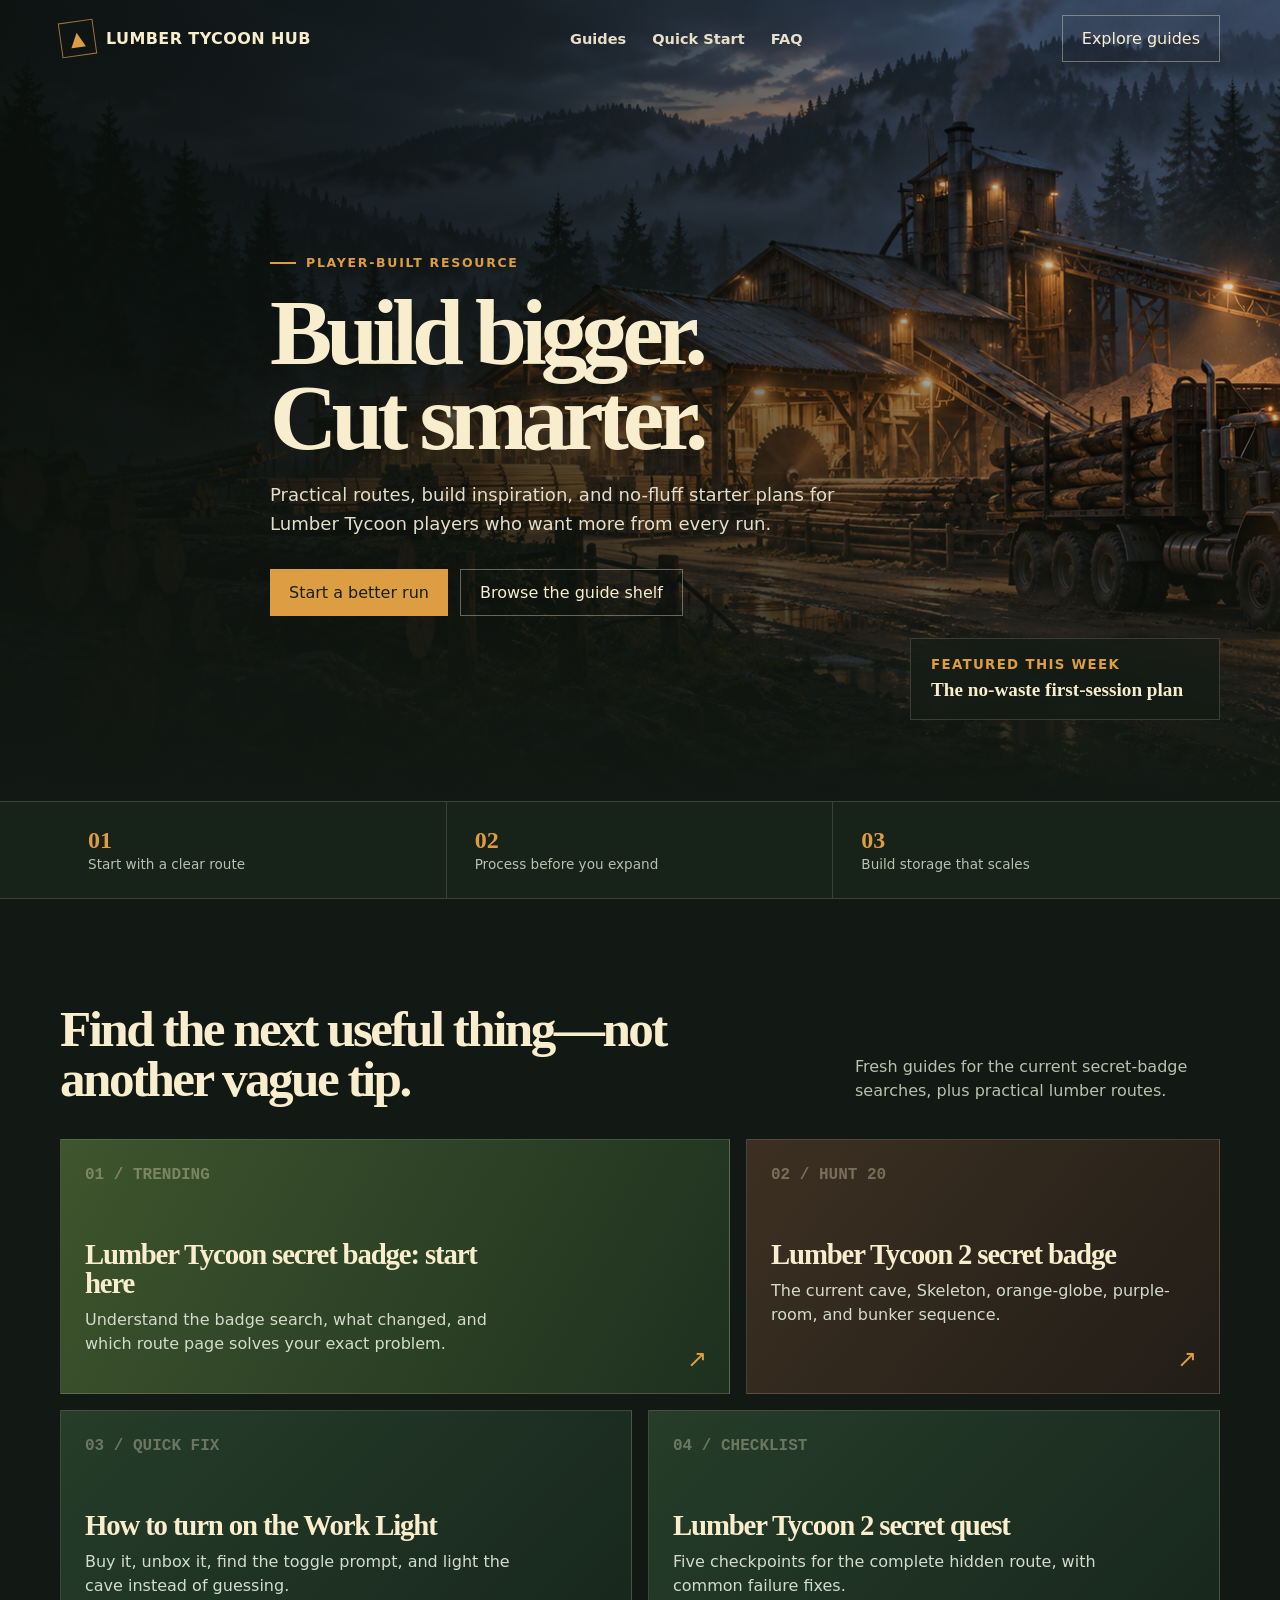
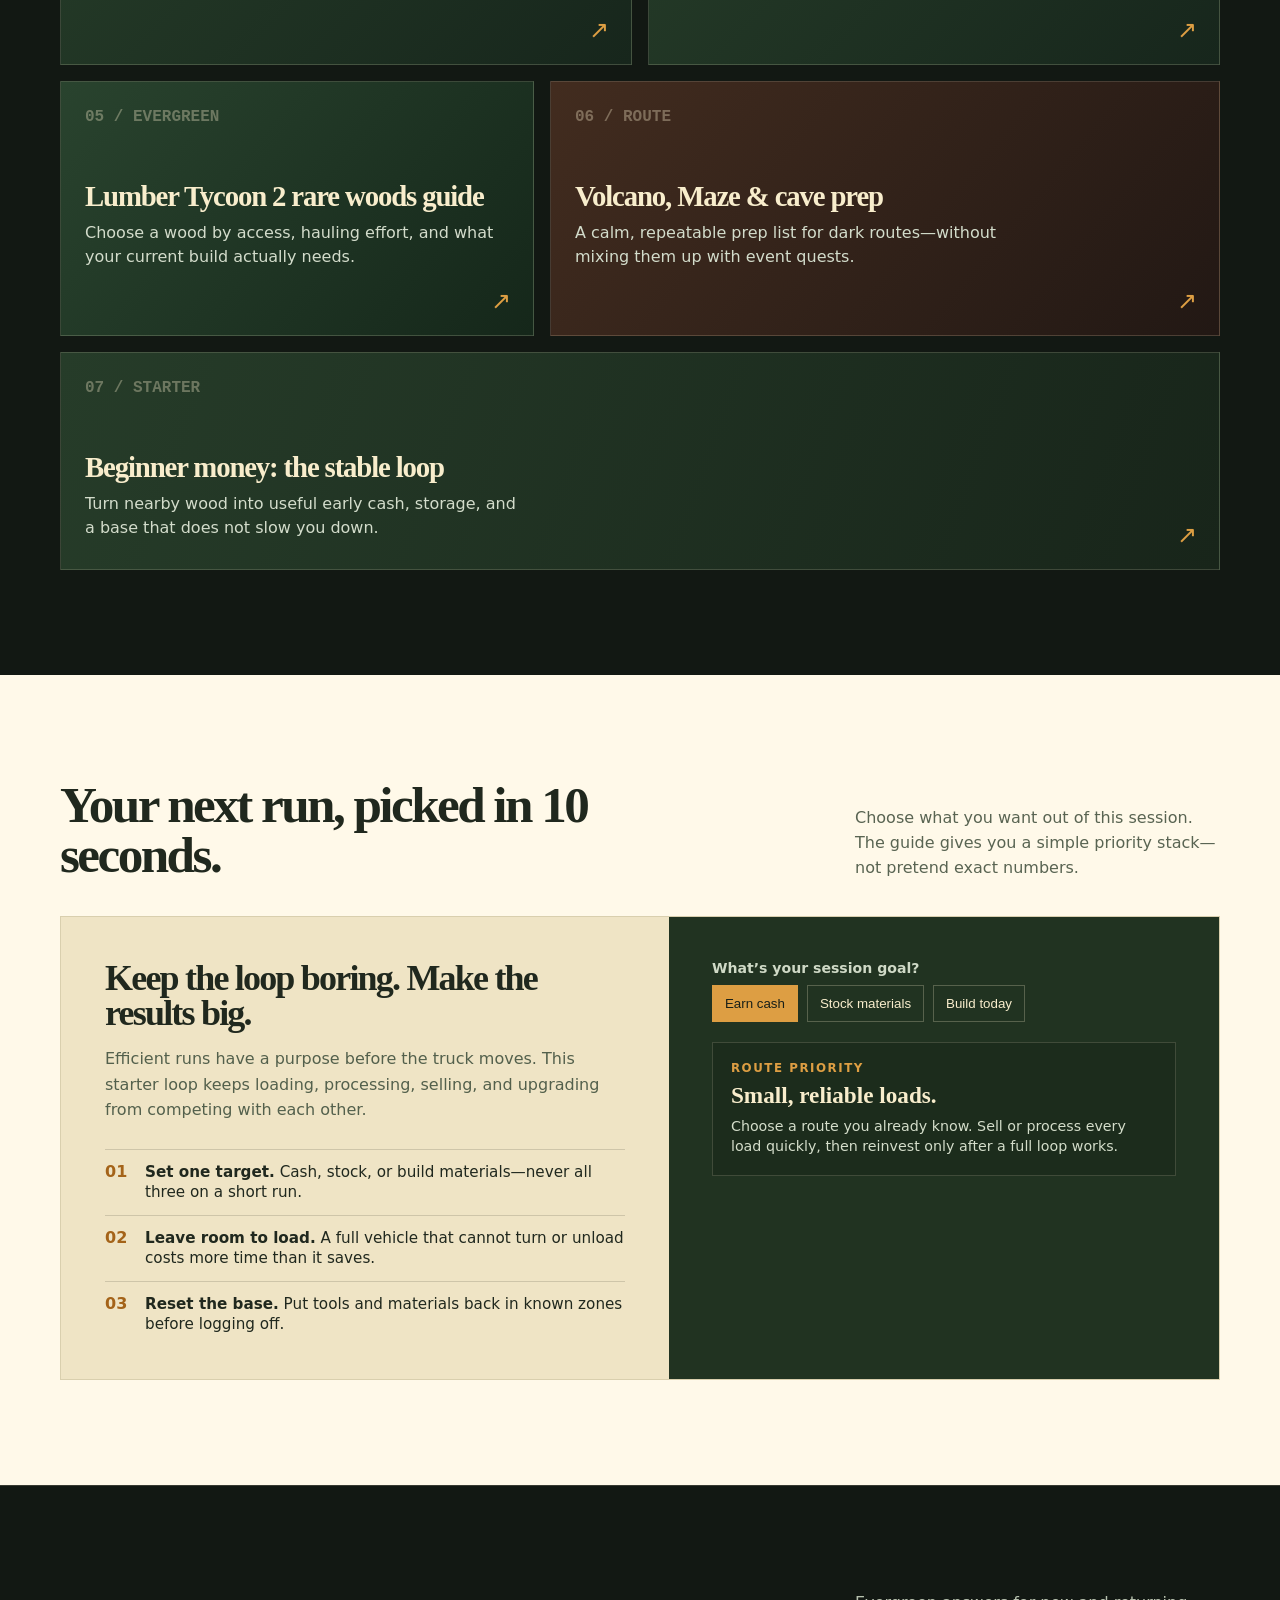
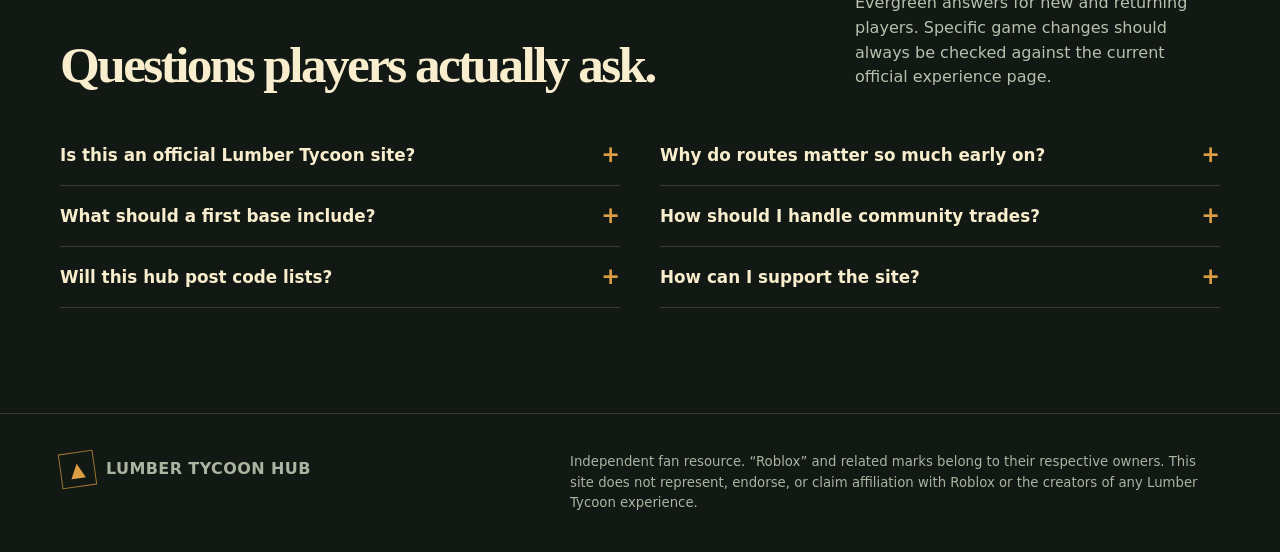
<file: index.html>
<!doctype html>
<html lang="en">
<head>
  <meta name="google-site-verification" content="4hQ-rYKSiCrtSlL8bKkaZ72BYU8W4pEulrD2LfLi82A" />
  <meta name="google-site-verification" content="kPt2hiHtZqrNF0HhsZ4FYmJvaGKMLBR-8L67PJNgIrk" />
  <meta charset="utf-8" />
  <meta name="viewport" content="width=device-width, initial-scale=1" />
  <meta name="description" content="Lumber Tycoon Hub is an independent player-made guide for routes, building ideas, beginner plans, and the latest community resources." />
  <meta name="robots" content="index,follow" />
  <meta name="theme-color" content="#121813" />
  <link rel="canonical" href="https://www.sawmillscout.com/" />
  <link rel="icon" type="image/svg+xml" href="/favicon.svg" />
  <title>Lumber Tycoon Hub — Routes, Builds & Player Guides</title>
  <style>
    :root { --ink:#121813; --forest:#1f3324; --pine:#304b33; --amber:#dd9e43; --sand:#f8edcc; --paper:#fff9e9; --muted:#b7c1ae; --line:rgba(248,237,204,.16); }
    * { box-sizing:border-box; }
    html { scroll-behavior:smooth; }
    body { margin:0; color:var(--sand); background:var(--ink); font-family: Inter, ui-sans-serif, system-ui, -apple-system, BlinkMacSystemFont, "Segoe UI", sans-serif; }
    a { color:inherit; text-decoration:none; }
    .wrap { width:min(1160px, calc(100% - 40px)); margin:auto; }
    .top { position:absolute; z-index:5; top:0; inset-inline:0; }
    .nav { min-height:76px; display:flex; align-items:center; justify-content:space-between; gap:28px; }
    .brand { display:flex; align-items:center; gap:11px; font-weight:900; font-size:1rem; letter-spacing:.025em; white-space:nowrap; }
    .mark { width:35px; height:35px; display:grid; place-items:center; border:1px solid rgba(221,158,67,.7); color:var(--amber); font-size:1.2rem; transform:rotate(-8deg); }
    .navlinks { display:flex; align-items:center; gap:26px; color:#e8dfc8; font-size:.91rem; font-weight:700; }
    .navlinks a:hover { color:var(--amber); }
    .button { border:0; cursor:pointer; display:inline-flex; align-items:center; justify-content:center; padding:13px 19px; font:800 .93rem/1 inherit; background:var(--amber); color:#172017; transition:transform .18s, background .18s; }
    .button:hover { transform:translateY(-2px); background:#f1b65d; }
    .button.ghost { background:transparent; color:var(--sand); border:1px solid rgba(248,237,204,.38); }
    .button.ghost:hover { background:rgba(255,255,255,.08); }
    .hero { min-height:730px; position:relative; overflow:hidden; display:grid; align-items:end; background:#1d2b20; isolation:isolate; }
    .hero::before { content:""; position:absolute; inset:0; z-index:-2; background:linear-gradient(90deg, rgba(11,16,12,.92) 0%, rgba(11,16,12,.7) 38%, rgba(11,16,12,.17) 90%), url('hero.png') center/cover no-repeat; }
    .hero::after { content:""; position:absolute; z-index:-1; inset:45% 0 0; background:linear-gradient(transparent, #121813); }
    .hero-copy { padding:150px 0 80px; max-width:740px; }
    .eyebrow { display:flex; align-items:center; gap:10px; margin-bottom:20px; color:var(--amber); font-size:.78rem; font-weight:900; letter-spacing:.14em; text-transform:uppercase; }
    .eyebrow::before { content:""; width:26px; height:2px; background:currentColor; }
    h1,h2,h3,p { margin-top:0; }
    h1 { margin-bottom:21px; font-family:Georgia, "Times New Roman", serif; font-size:clamp(3.25rem, 7.3vw, 6.6rem); line-height:.91; letter-spacing:-.065em; }
    .hero p { max-width:570px; margin-bottom:30px; color:#e3deca; font-size:1.13rem; line-height:1.6; }
    .actions { display:flex; gap:12px; flex-wrap:wrap; }
    .signal { position:absolute; right:max(20px, calc((100vw - 1160px)/2)); bottom:81px; width:min(310px, 32vw); padding:18px 20px; border:1px solid var(--line); background:rgba(20,28,21,.77); backdrop-filter:blur(10px); }
    .signal small { display:block; margin-bottom:7px; color:var(--amber); font-weight:900; letter-spacing:.1em; text-transform:uppercase; }
    .signal strong { display:block; font-family:Georgia,serif; font-size:1.2rem; line-height:1.15; }
    .strip { border-top:1px solid var(--line); border-bottom:1px solid var(--line); background:#172219; }
    .strip-inner { display:grid; grid-template-columns:repeat(3,1fr); }
    .stat { padding:25px 28px; border-right:1px solid var(--line); }
    .stat:last-child { border:0; }
    .stat b { display:block; color:var(--amber); font-family:Georgia,serif; font-size:1.5rem; }
    .stat span { color:var(--muted); font-size:.85rem; }
    section { padding:105px 0; }
    .section-top { display:flex; justify-content:space-between; gap:30px; align-items:end; margin-bottom:35px; }
    h2 { margin:0; max-width:650px; font-family:Georgia,serif; font-size:clamp(2.2rem, 4vw, 3.6rem); line-height:.98; letter-spacing:-.05em; }
    .section-top p { max-width:365px; margin:0; color:var(--muted); line-height:1.55; }
    .guides { display:grid; grid-template-columns:repeat(12,1fr); gap:16px; }
    .guide { position:relative; min-height:255px; padding:24px; border:1px solid var(--line); background:linear-gradient(135deg, #263d29, #17261c); overflow:hidden; transition:transform .2s,border-color .2s; }
    .guide:hover { transform:translateY(-5px); border-color:rgba(221,158,67,.7); }
    .guide:nth-child(1) { grid-column:span 7; background:linear-gradient(120deg,#3e552d,#1e301f); }
    .guide:nth-child(2) { grid-column:span 5; background:linear-gradient(130deg,#3d3022,#211d17); }
    .guide:nth-child(3), .guide:nth-child(4) { grid-column:span 6; }
    .guide:nth-child(5) { grid-column:span 5; background:linear-gradient(130deg,#29432e,#15271a); }
    .guide:nth-child(6) { grid-column:span 7; background:linear-gradient(130deg,#422c1f,#221814); }
    .guide:nth-child(7) { grid-column:span 12; min-height:218px; background:linear-gradient(110deg,#263c29,#18251a); }
    .guide .num { color:rgba(248,237,204,.34); font:900 1rem/1 ui-monospace,SFMono-Regular,Menlo,monospace; }
    .guide h3 { max-width:400px; margin:57px 0 10px; font-family:Georgia,serif; font-size:1.8rem; line-height:1; letter-spacing:-.04em; }
    .guide p { max-width:440px; margin-bottom:0; color:#d3dccb; line-height:1.5; }
    .arrow { position:absolute; right:22px; bottom:20px; color:var(--amber); font-size:1.5rem; }
    .route { background:var(--paper); color:#20281e; }
    .route .section-top p { color:#596452; }
    .planner { display:grid; grid-template-columns:1.05fr .95fr; border:1px solid #d9cfae; }
    .plan-copy { padding:44px; background:#efe4c5; }
    .plan-copy h3 { margin-bottom:15px; font-family:Georgia,serif; font-size:2.25rem; line-height:.98; letter-spacing:-.05em; }
    .plan-copy p { color:#53604c; line-height:1.6; }
    .route-list { display:grid; gap:12px; margin-top:26px; }
    .route-row { display:grid; grid-template-columns:28px 1fr; gap:12px; align-items:start; padding-top:12px; border-top:1px solid rgba(32,40,30,.16); }
    .route-row b { color:#a46319; }
    .route-row span { font-size:.95rem; line-height:1.35; }
    .tool { padding:43px; background:#213321; color:var(--sand); }
    .tool label { display:block; margin-bottom:9px; color:#cfd9c6; font-size:.88rem; font-weight:800; }
    .choice-row { display:flex; gap:9px; flex-wrap:wrap; margin-bottom:20px; }
    .choice { border:1px solid rgba(248,237,204,.25); padding:10px 12px; background:transparent; color:var(--sand); font:800 .84rem/1 inherit; cursor:pointer; }
    .choice.active,.choice:hover { color:#192018; border-color:var(--amber); background:var(--amber); }
    .result { min-height:112px; padding:18px; border:1px solid var(--line); background:rgba(0,0,0,.14); }
    .result span { display:block; margin-bottom:8px; color:var(--amber); font-size:.74rem; font-weight:900; letter-spacing:.13em; text-transform:uppercase; }
    .result b { display:block; font-family:Georgia,serif; font-size:1.45rem; line-height:1.1; }
    .result p { margin:9px 0 0; color:#d4ddca; font-size:.89rem; line-height:1.4; }
    .why { border-top:1px solid var(--line); }
    .faq { display:grid; grid-template-columns:repeat(2,1fr); gap:0 40px; }
    details { padding:20px 0; border-bottom:1px solid var(--line); }
    summary { cursor:pointer; list-style:none; padding-right:28px; position:relative; font-size:1.05rem; font-weight:850; }
    summary::after { content:"+"; position:absolute; right:0; top:-4px; color:var(--amber); font-size:1.4rem; }
    details[open] summary::after { content:"–"; }
    details p { margin:14px 28px 0 0; color:var(--muted); line-height:1.55; }
    footer { padding:38px 0; border-top:1px solid var(--line); color:#aab4a1; font-size:.83rem; line-height:1.55; }
    .foot { display:flex; gap:24px; align-items:flex-start; justify-content:space-between; }
    .legal { max-width:650px; }
    @media (max-width:720px) { .wrap { width:min(100% - 32px,1160px); } .nav { min-height:66px; } .navlinks { display:none; } .hero { min-height:670px; } .hero::before { background:linear-gradient(90deg,rgba(11,16,12,.87),rgba(11,16,12,.5)),url('hero.png') 62%/cover no-repeat; } .hero-copy { padding:126px 0 155px; } .signal { left:16px; right:16px; bottom:30px; width:auto; } .strip-inner { grid-template-columns:1fr; } .stat { border-right:0; border-bottom:1px solid var(--line); padding:18px 0; } section { padding:72px 0; } .section-top { display:block; } .section-top p { margin-top:17px; } .guide:nth-child(n) { grid-column:span 12; min-height:220px; } .planner,.faq { grid-template-columns:1fr; } .plan-copy,.tool { padding:30px 24px; } .foot { display:block; } .foot .brand { margin-bottom:15px; } }
  </style>
</head>
<body>
  <header class="top">
<nav class="nav wrap" aria-label="Main navigation">
<a class="brand" href="#top">
<span class="mark">▲</span>LUMBER TYCOON HUB</a>
<div class="navlinks">
<a href="#guides">Guides</a>
<a href="#route">Quick Start</a>
<a href="#faq">FAQ</a>
</div>
<a class="button ghost" href="#guides">Explore guides</a>
</nav>
</header>
  <main id="top">
    <section class="hero" aria-label="Lumber Tycoon guides">
<div class="wrap hero-copy">
<div class="eyebrow">Player-built resource</div>
<h1>Build bigger.<br/>Cut smarter.</h1>
<p>Practical routes, build inspiration, and no-fluff starter plans for Lumber Tycoon players who want more from every run.</p>
<div class="actions">
<a class="button" href="#route">Start a better run</a>
<a class="button ghost" href="#guides">Browse the guide shelf</a>
</div>
</div>
<aside class="signal" aria-label="Featured resource">
<small>Featured this week</small>
<strong>The no-waste first-session plan</strong>
</aside>
</section>
    <div class="strip">
<div class="wrap strip-inner">
<div class="stat">
<b>01</b>
<span>Start with a clear route</span>
</div>
<div class="stat">
<b>02</b>
<span>Process before you expand</span>
</div>
<div class="stat">
<b>03</b>
<span>Build storage that scales</span>
</div>
</div>
</div>
    <section id="guides" class="wrap">
<div class="section-top">
<h2>Find the next useful thing—not another vague tip.</h2>
<p>Fresh guides for the current secret-badge searches, plus practical lumber routes.</p>
</div>
<div class="guides">
      <a class="guide" href="/lumber-tycoon-secret-badge/">
<span class="num">01 / TRENDING</span>
<h3>Lumber Tycoon secret badge: start here</h3>
<p>Understand the badge search, what changed, and which route page solves your exact problem.</p>
<span class="arrow">↗</span>
</a>
      <a class="guide" href="/lumber-tycoon-2-secret-badge/">
<span class="num">02 / HUNT 20</span>
<h3>Lumber Tycoon 2 secret badge</h3>
<p>The current cave, Skeleton, orange-globe, purple-room, and bunker sequence.</p>
<span class="arrow">↗</span>
</a>
      <a class="guide" href="/how-to-turn-on-work-light-in-lumber-tycoon-2/">
<span class="num">03 / QUICK FIX</span>
<h3>How to turn on the Work Light</h3>
<p>Buy it, unbox it, find the toggle prompt, and light the cave instead of guessing.</p>
<span class="arrow">↗</span>
</a>
      <a class="guide" href="/lumber-tycoon-2-secret-quest/">
<span class="num">04 / CHECKLIST</span>
<h3>Lumber Tycoon 2 secret quest</h3>
<p>Five checkpoints for the complete hidden route, with common failure fixes.</p>
<span class="arrow">↗</span>
</a>
      <a class="guide" href="/lumber-tycoon-2-rare-woods-guide/">
<span class="num">05 / EVERGREEN</span>
<h3>Lumber Tycoon 2 rare woods guide</h3>
<p>Choose a wood by access, hauling effort, and what your current build actually needs.</p>
<span class="arrow">↗</span>
</a>
      <a class="guide" href="/lumber-tycoon-2-volcano-cave-guide/">
<span class="num">06 / ROUTE</span>
<h3>Volcano, Maze &amp; cave prep</h3>
<p>A calm, repeatable prep list for dark routes—without mixing them up with event quests.</p>
<span class="arrow">↗</span>
</a>
      <a class="guide" href="/lumber-tycoon-2-beginner-money-guide/">
<span class="num">07 / STARTER</span>
<h3>Beginner money: the stable loop</h3>
<p>Turn nearby wood into useful early cash, storage, and a base that does not slow you down.</p>
<span class="arrow">↗</span>
</a>
    </div>
</section>
    <section class="route" id="route">
<div class="wrap">
<div class="section-top">
<h2>Your next run, picked in 10 seconds.</h2>
<p>Choose what you want out of this session. The guide gives you a simple priority stack—not pretend exact numbers.</p>
</div>
<div class="planner">
<article class="plan-copy">
<h3>Keep the loop boring. Make the results big.</h3>
<p>Efficient runs have a purpose before the truck moves. This starter loop keeps loading, processing, selling, and upgrading from competing with each other.</p>
<div class="route-list">
<div class="route-row">
<b>01</b>
<span>
<strong>Set one target.</strong> Cash, stock, or build materials—never all three on a short run.</span>
</div>
<div class="route-row">
<b>02</b>
<span>
<strong>Leave room to load.</strong> A full vehicle that cannot turn or unload costs more time than it saves.</span>
</div>
<div class="route-row">
<b>03</b>
<span>
<strong>Reset the base.</strong> Put tools and materials back in known zones before logging off.</span>
</div>
</div>
</article>
<aside class="tool">
<label>What’s your session goal?</label>
<div class="choice-row" role="group" aria-label="Session goal">
<button class="choice active" data-goal="cash">Earn cash</button>
<button class="choice" data-goal="stock">Stock materials</button>
<button class="choice" data-goal="build">Build today</button>
</div>
<div class="result" aria-live="polite">
<span id="result-tag">Route priority</span>
<b id="result-title">Small, reliable loads.</b>
<p id="result-copy">Choose a route you already know. Sell or process every load quickly, then reinvest only after a full loop works.</p>
</div>
</aside>
</div>
</div>
</section>
    <section class="why" id="faq">
<div class="wrap">
<div class="section-top">
<h2>Questions players actually ask.</h2>
<p>Evergreen answers for new and returning players. Specific game changes should always be checked against the current official experience page.</p>
</div>
<div class="faq">
<details>
<summary>Is this an official Lumber Tycoon site?</summary>
<p>No. Lumber Tycoon Hub is an independent fan-made guide. It is not affiliated with Roblox or any game creator.</p>
</details>
<details>
<summary>Why do routes matter so much early on?</summary>
<p>A repeatable route lets you learn loading, handling, processing, and selling with less risk. Once it works, you can safely try longer or more specialized trips.</p>
</details>
<details>
<summary>What should a first base include?</summary>
<p>Start with a clear unloading area, a small storage zone, and room for a vehicle to enter and leave. Expand only after you can keep that loop tidy.</p>
</details>
<details>
<summary>How should I handle community trades?</summary>
<p>Slow down, verify the item and terms, and avoid deals that rely on pressure or unfamiliar tools. Keep screenshots of agreements when trading with strangers.</p>
</details>
<details>
<summary>Will this hub post code lists?</summary>
<p>Only when a code can be verified. A short accurate list is more useful than recycled or expired code pages.</p>
</details>
<details>
<summary>How can I support the site?</summary>
<p>Share the guide with a player who is starting out. Future additions will be driven by the questions players keep asking.</p>
</details>
</div>
</div>
</section>
  </main>
  <footer>
<div class="wrap foot">
<a class="brand" href="#top">
<span class="mark">▲</span>LUMBER TYCOON HUB</a>
<div class="legal">Independent fan resource. “Roblox” and related marks belong to their respective owners. This site does not represent, endorse, or claim affiliation with Roblox or the creators of any Lumber Tycoon experience.</div>
</div>
</footer>
  <script>
    const guides={cash:['Route priority','Small, reliable loads.','Choose a route you already know. Sell or process every load quickly, then reinvest only after a full loop works.'],stock:['Route priority','One material, one storage zone.','Use this run to bring back a single material category. Keep it separate and leave enough space to unload cleanly.'],build:['Route priority','Measure, then gather.','Sketch the footprint, estimate the material categories, and gather in batches. Do not start placing until the whole batch is home.']};
    document.querySelectorAll('.choice').forEach(button=>button.addEventListener('click',()=>{document.querySelectorAll('.choice').forEach(x=>x.classList.remove('active'));button.classList.add('active');const [tag,title,copy]=guides[button.dataset.goal];document.querySelector('#result-tag').textContent=tag;document.querySelector('#result-title').textContent=title;document.querySelector('#result-copy').textContent=copy;}));
  </script>
</body>
</html>
</file>
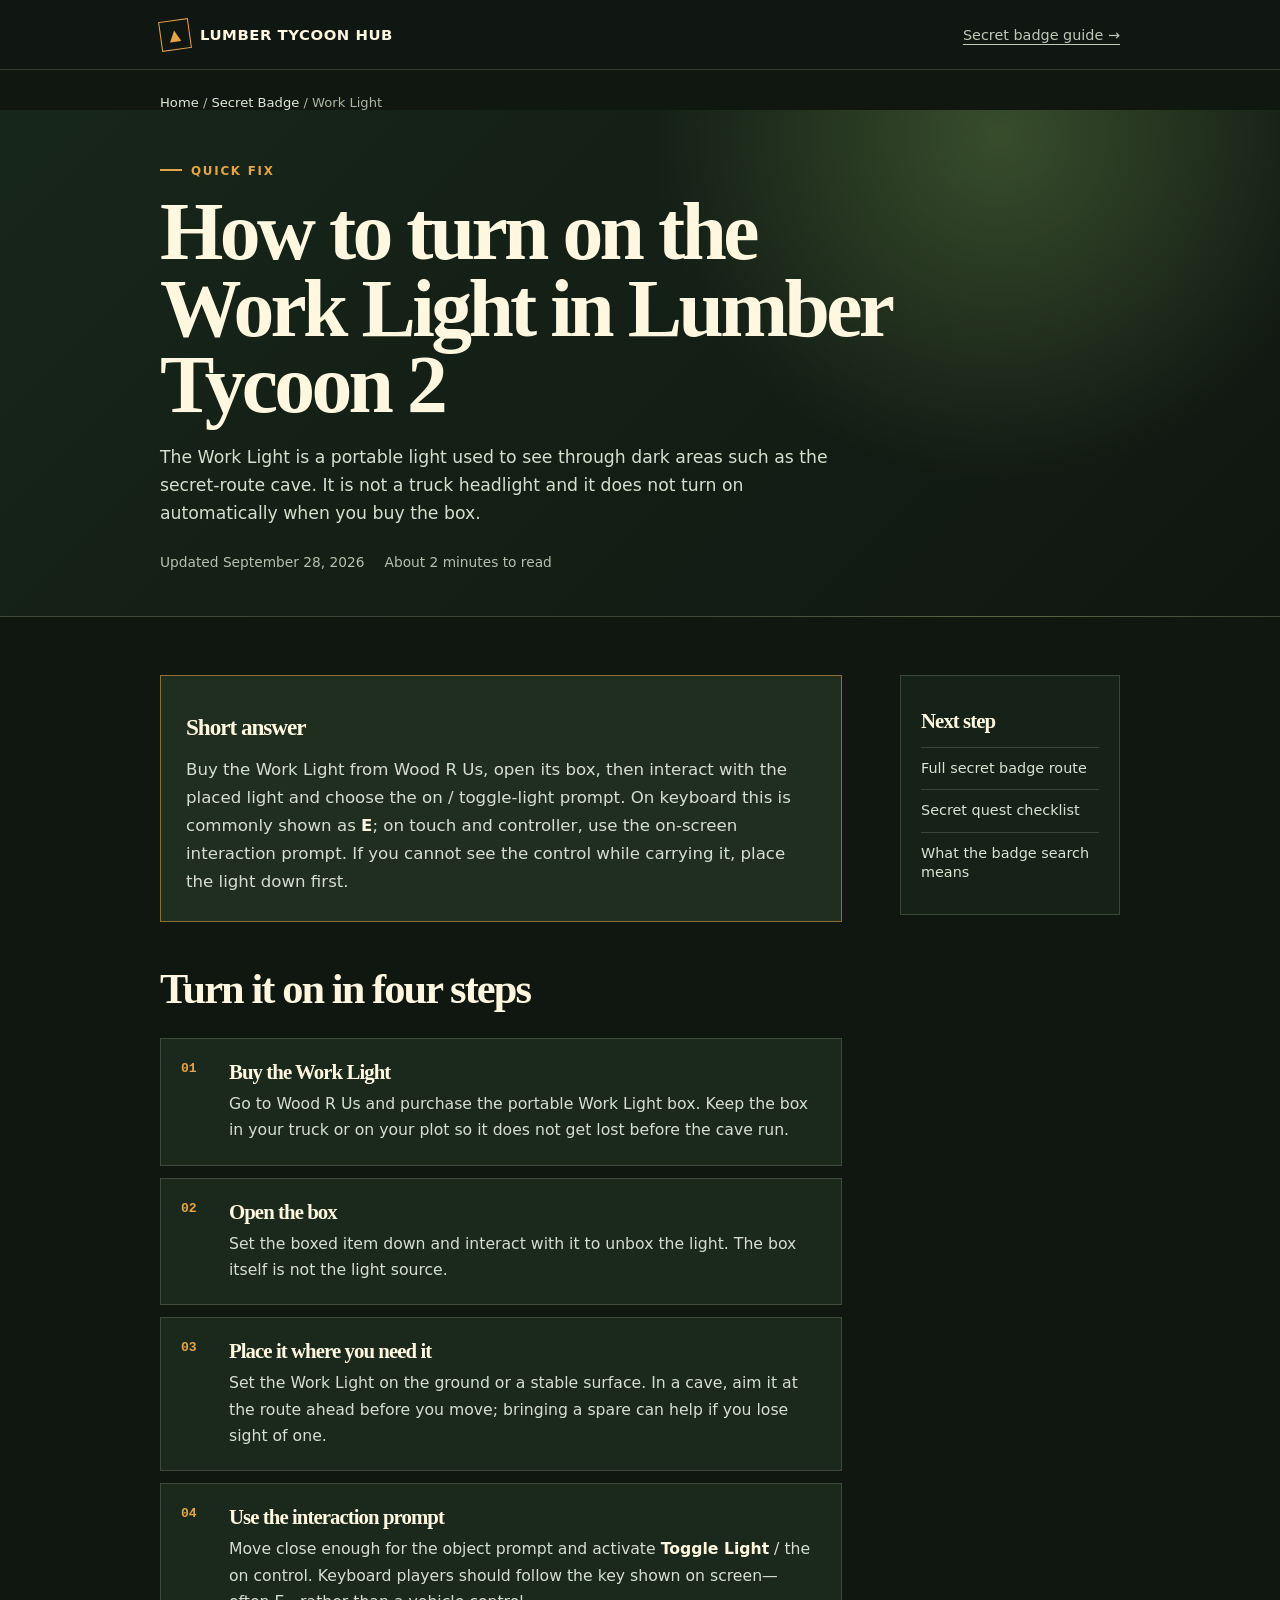
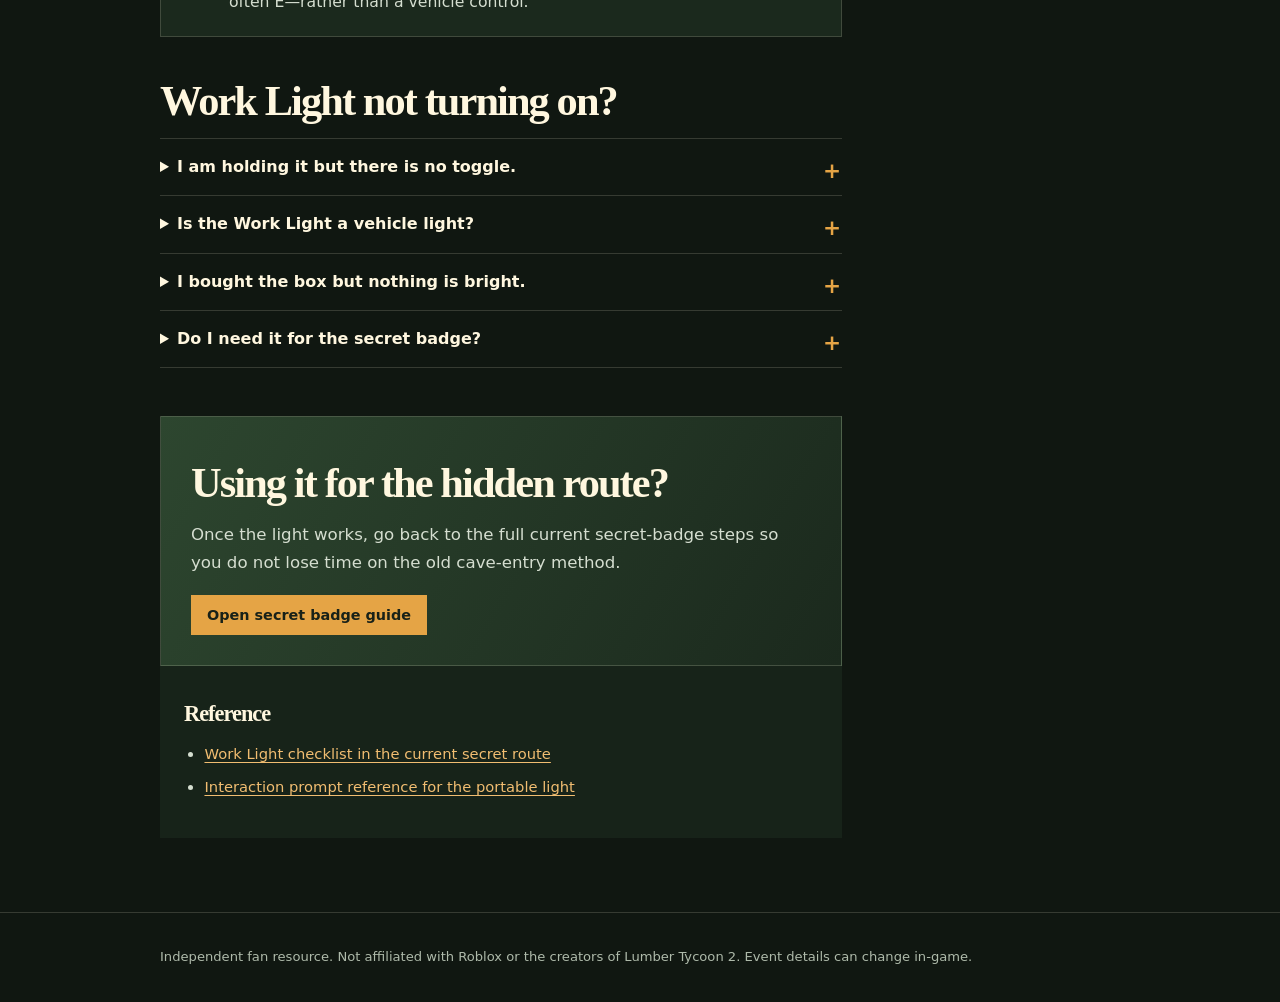
<file: how-to-turn-on-work-light-in-lumber-tycoon-2.html>
<!doctype html><html lang="en"><head><meta charset="utf-8"><meta name="viewport" content="width=device-width,initial-scale=1"><meta name="description" content="How to turn on the Work Light in Lumber Tycoon 2: buy it, unbox it, use the interaction prompt, and fix the common cave-light problems."><link rel="canonical" href="https://www.sawmillscout.com/how-to-turn-on-work-light-in-lumber-tycoon-2"><link rel="icon" href="/favicon.svg"><link rel="stylesheet" href="/guides.css"><title>How to Turn On Work Light in Lumber Tycoon 2</title></head><body><header class="site-header"><nav class="wrap nav"><a class="brand" href="/"><span class="mark">▲</span>LUMBER TYCOON HUB</a><a class="home" href="/lumber-tycoon-2-secret-badge/">Secret badge guide →</a></nav></header><main><div class="wrap crumb"><a href="/">Home</a> / <a href="/lumber-tycoon-2-secret-badge/">Secret Badge</a> / Work Light</div><section class="hero"><div class="wrap"><div class="kicker">Quick fix</div><h1>How to turn on the Work Light in Lumber Tycoon 2</h1><p class="dek">The Work Light is a portable light used to see through dark areas such as the secret-route cave. It is not a truck headlight and it does not turn on automatically when you buy the box.</p><div class="meta"><span>Updated September 28, 2026</span><span>About 2 minutes to read</span></div></div></section><article class="wrap article"><div><section class="quick"><h2>Short answer</h2><p>Buy the Work Light from Wood R Us, open its box, then interact with the placed light and choose the on / toggle-light prompt. On keyboard this is commonly shown as <strong>E</strong>; on touch and controller, use the on-screen interaction prompt. If you cannot see the control while carrying it, place the light down first.</p></section><h2>Turn it on in four steps</h2><div class="steps"><div class="step"><h3>Buy the Work Light</h3><p>Go to Wood R Us and purchase the portable Work Light box. Keep the box in your truck or on your plot so it does not get lost before the cave run.</p></div><div class="step"><h3>Open the box</h3><p>Set the boxed item down and interact with it to unbox the light. The box itself is not the light source.</p></div><div class="step"><h3>Place it where you need it</h3><p>Set the Work Light on the ground or a stable surface. In a cave, aim it at the route ahead before you move; bringing a spare can help if you lose sight of one.</p></div><div class="step"><h3>Use the interaction prompt</h3><p>Move close enough for the object prompt and activate <strong>Toggle Light</strong> / the on control. Keyboard players should follow the key shown on screen—often E—rather than a vehicle control.</p></div></div><h2>Work Light not turning on?</h2><div class="faq"><details><summary>I am holding it but there is no toggle.</summary><p>Place it on a flat surface and step close to it. The interaction can be easier to trigger when the object is not being carried or blocked by another item.</p></details><details><summary>Is the Work Light a vehicle light?</summary><p>No. It is a separate portable object. It will not respond to a truck’s headlight or driving controls.</p></details><details><summary>I bought the box but nothing is bright.</summary><p>Make sure you opened the box and interacted with the actual Work Light. The packaged box is not the active object.</p></details><details><summary>Do I need it for the secret badge?</summary><p>It is strongly recommended for the dark cave. The updated secret-badge route can be completed more reliably when you can see the Skeleton and cave path.</p></details></div><div class="cta"><h2>Using it for the hidden route?</h2><p>Once the light works, go back to the full current secret-badge steps so you do not lose time on the old cave-entry method.</p><a class="button" href="/lumber-tycoon-2-secret-badge/">Open secret badge guide</a></div><section class="sources"><h2>Reference</h2><ul><li><a href="https://allthings.how/lumber-tycoon-2-secret-badge-how-to-get-it-in-the-hunt-roblox-20/">Work Light checklist in the current secret route</a></li><li><a href="https://liroro.ru/gaydi-igro/2015-lumber-tycoon-2-gold-sunduk/">Interaction prompt reference for the portable light</a></li></ul></section></div><aside class="side"><h2>Next step</h2><a href="/lumber-tycoon-2-secret-badge/">Full secret badge route</a><a href="/lumber-tycoon-2-secret-quest/">Secret quest checklist</a><a href="/lumber-tycoon-secret-badge/">What the badge search means</a></aside></article></main><footer><div class="wrap">Independent fan resource. Not affiliated with Roblox or the creators of Lumber Tycoon 2. Event details can change in-game.</div></footer></body></html>
</file>
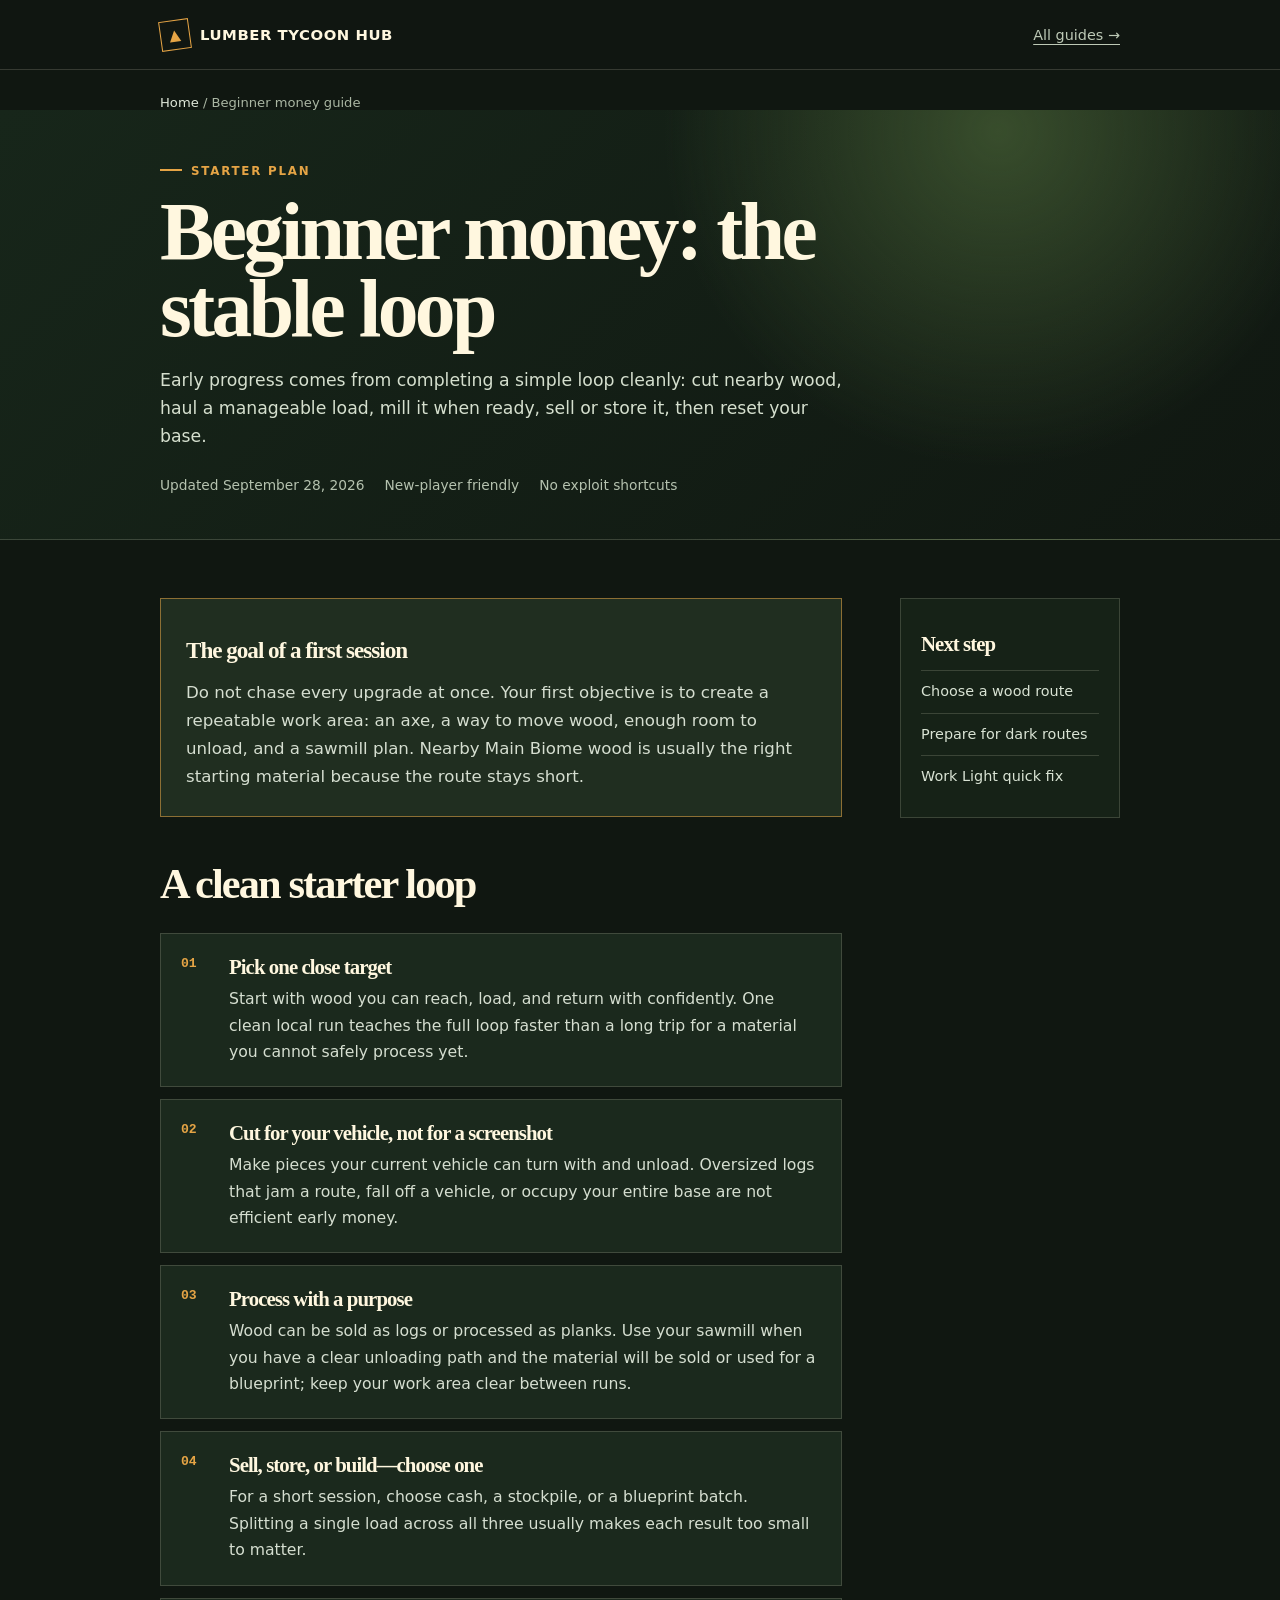
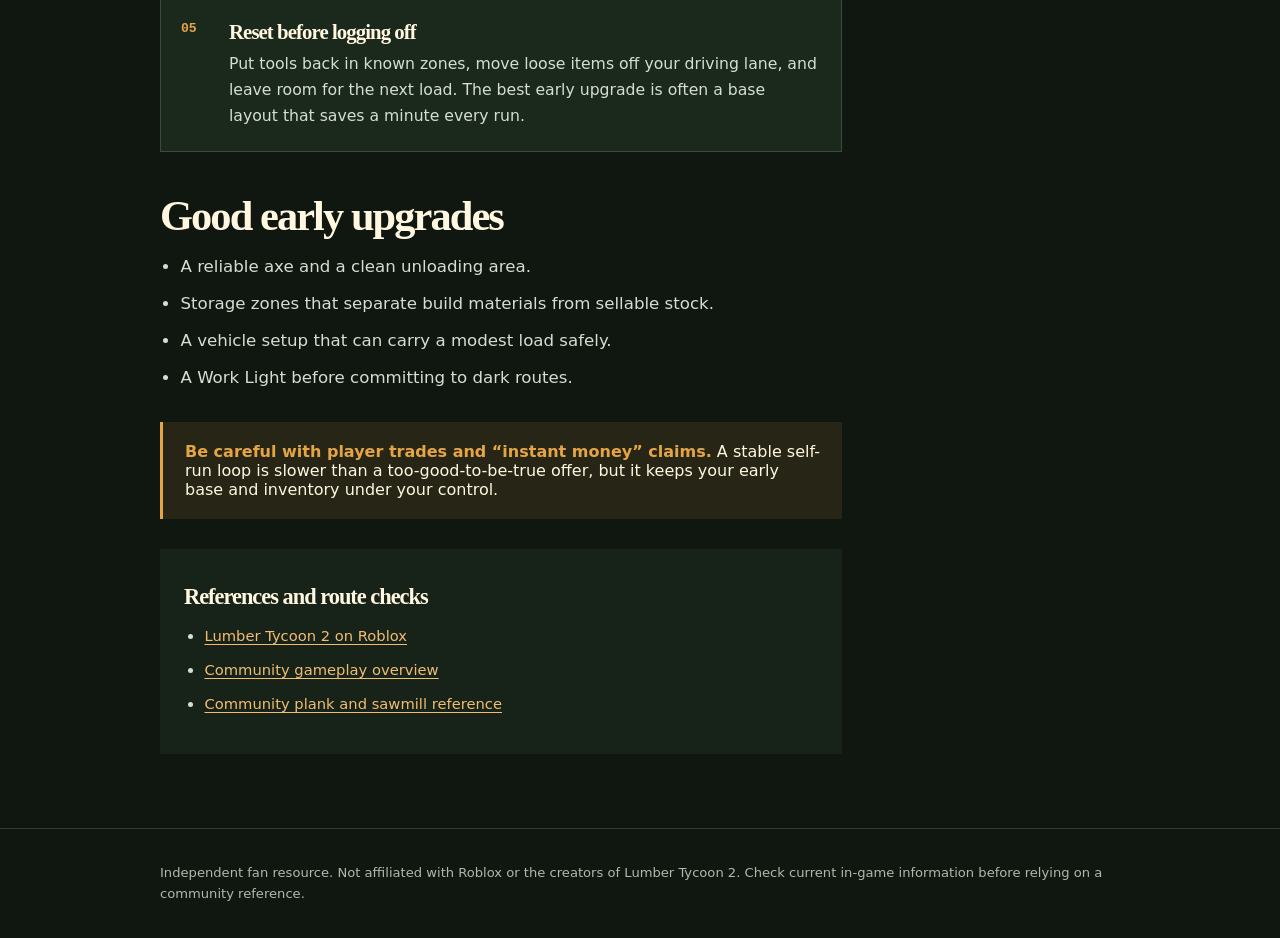
<file: lumber-tycoon-2-beginner-money-guide.html>
<!doctype html><html lang="en"><head><meta charset="utf-8"><meta name="viewport" content="width=device-width,initial-scale=1"><meta name="description" content="A Lumber Tycoon 2 beginner money guide built around a stable chop, haul, mill, sell, and reset loop—without unverified shortcuts or outdated price promises."><meta name="robots" content="index,follow"><link rel="canonical" href="https://www.sawmillscout.com/lumber-tycoon-2-beginner-money-guide"><link rel="icon" href="/favicon.svg"><link rel="stylesheet" href="/guides.css"><title>Lumber Tycoon 2 Beginner Money Guide — A Stable Early Loop</title></head><body><header class="site-header"><nav class="wrap nav"><a class="brand" href="/"><span class="mark">▲</span>LUMBER TYCOON HUB</a><a class="home" href="/">All guides →</a></nav></header><main><div class="wrap crumb"><a href="/">Home</a> / Beginner money guide</div><section class="hero"><div class="wrap"><div class="kicker">Starter plan</div><h1>Beginner money: the stable loop</h1><p class="dek">Early progress comes from completing a simple loop cleanly: cut nearby wood, haul a manageable load, mill it when ready, sell or store it, then reset your base.</p><div class="meta"><span>Updated September 28, 2026</span><span>New-player friendly</span><span>No exploit shortcuts</span></div></div></section><article class="wrap article"><div><section class="quick"><h2>The goal of a first session</h2><p>Do not chase every upgrade at once. Your first objective is to create a repeatable work area: an axe, a way to move wood, enough room to unload, and a sawmill plan. Nearby Main Biome wood is usually the right starting material because the route stays short.</p></section><h2>A clean starter loop</h2><div class="steps"><div class="step"><h3>Pick one close target</h3><p>Start with wood you can reach, load, and return with confidently. One clean local run teaches the full loop faster than a long trip for a material you cannot safely process yet.</p></div><div class="step"><h3>Cut for your vehicle, not for a screenshot</h3><p>Make pieces your current vehicle can turn with and unload. Oversized logs that jam a route, fall off a vehicle, or occupy your entire base are not efficient early money.</p></div><div class="step"><h3>Process with a purpose</h3><p>Wood can be sold as logs or processed as planks. Use your sawmill when you have a clear unloading path and the material will be sold or used for a blueprint; keep your work area clear between runs.</p></div><div class="step"><h3>Sell, store, or build—choose one</h3><p>For a short session, choose cash, a stockpile, or a blueprint batch. Splitting a single load across all three usually makes each result too small to matter.</p></div><div class="step"><h3>Reset before logging off</h3><p>Put tools back in known zones, move loose items off your driving lane, and leave room for the next load. The best early upgrade is often a base layout that saves a minute every run.</p></div></div><h2>Good early upgrades</h2><ul><li>A reliable axe and a clean unloading area.</li><li>Storage zones that separate build materials from sellable stock.</li><li>A vehicle setup that can carry a modest load safely.</li><li>A Work Light before committing to dark routes.</li></ul><div class="note"><b>Be careful with player trades and “instant money” claims.</b> A stable self-run loop is slower than a too-good-to-be-true offer, but it keeps your early base and inventory under your control.</div><section class="sources"><h2>References and route checks</h2><ul><li><a href="https://www.roblox.com/games/13822889/">Lumber Tycoon 2 on Roblox</a></li><li><a href="https://lumber-tycoon-2.fandom.com/wiki/Lumber_Tycoon_2">Community gameplay overview</a></li><li><a href="https://lumber-tycoon-2.fandom.com/wiki/Planks">Community plank and sawmill reference</a></li></ul></section></div><aside class="side"><h2>Next step</h2><a href="/lumber-tycoon-2-rare-woods-guide/">Choose a wood route</a><a href="/lumber-tycoon-2-volcano-cave-guide/">Prepare for dark routes</a><a href="/how-to-turn-on-work-light-in-lumber-tycoon-2/">Work Light quick fix</a></aside></article></main><footer><div class="wrap">Independent fan resource. Not affiliated with Roblox or the creators of Lumber Tycoon 2. Check current in-game information before relying on a community reference.</div></footer></body></html>
</file>
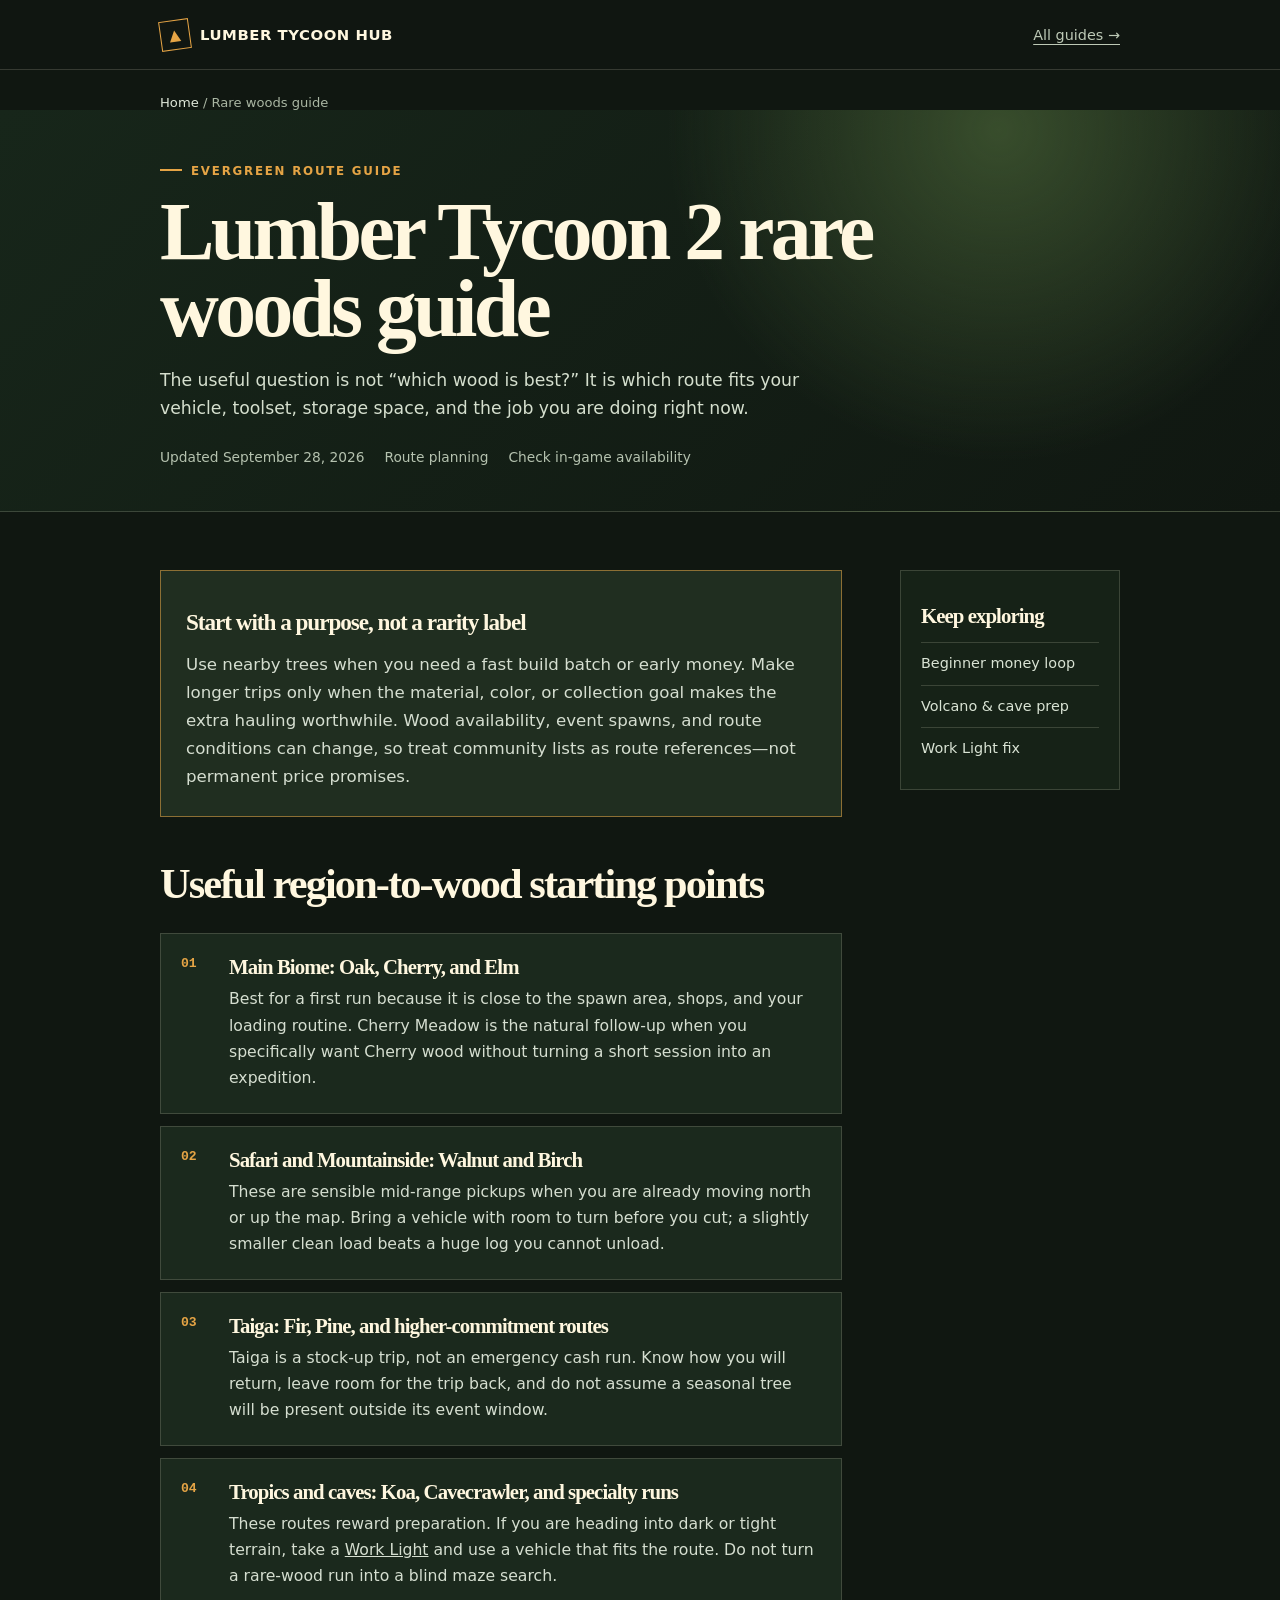
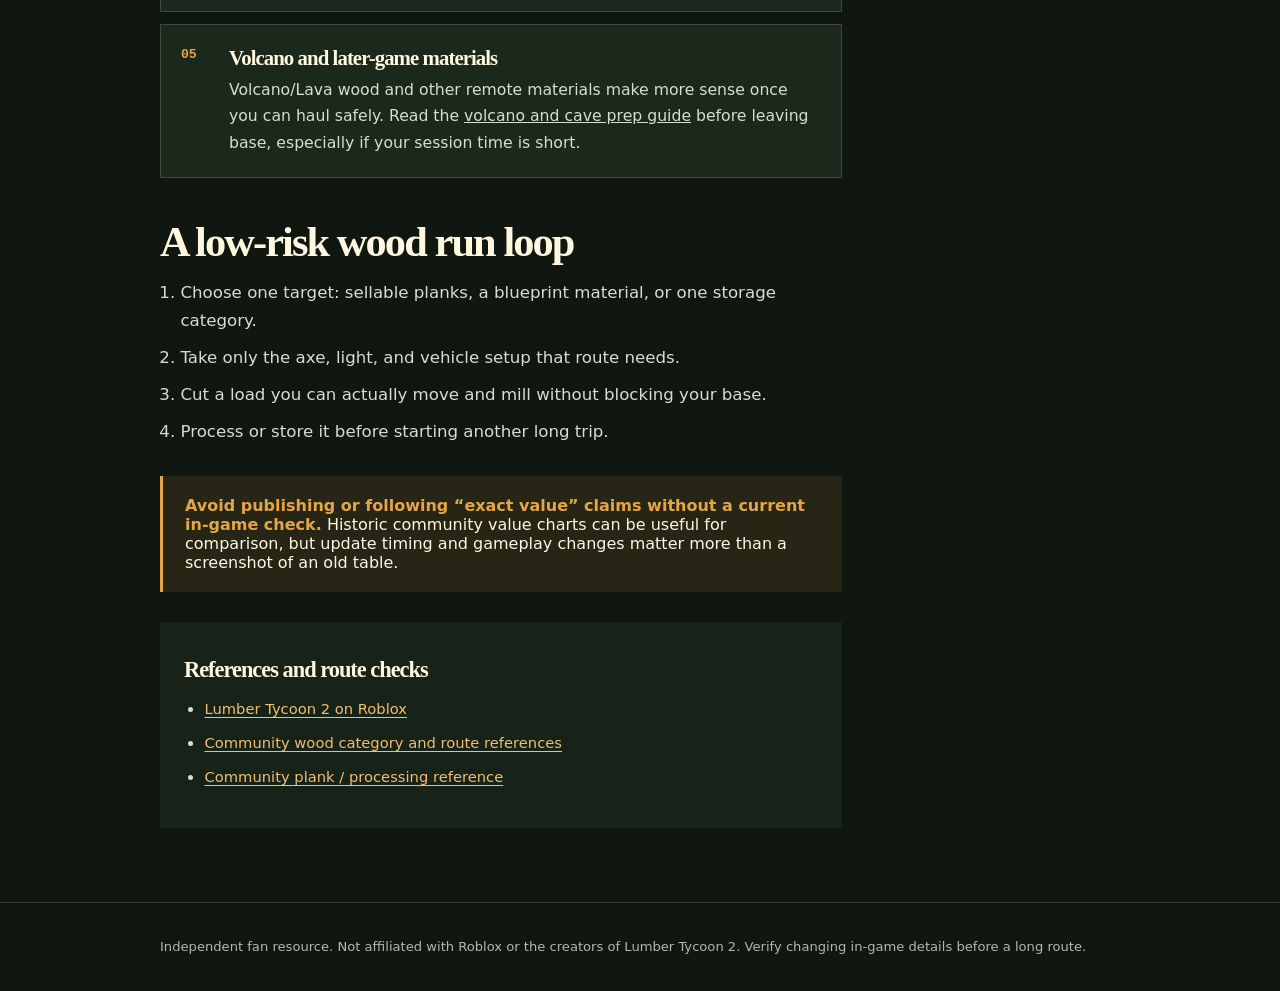
<file: lumber-tycoon-2-rare-woods-guide.html>
<!doctype html><html lang="en"><head><meta charset="utf-8"><meta name="viewport" content="width=device-width,initial-scale=1"><meta name="description" content="A practical Lumber Tycoon 2 rare woods guide: choose routes by access, hauling effort, and build purpose instead of chasing a single outdated price list."><meta name="robots" content="index,follow"><link rel="canonical" href="https://www.sawmillscout.com/lumber-tycoon-2-rare-woods-guide"><link rel="icon" href="/favicon.svg"><link rel="stylesheet" href="/guides.css"><title>Lumber Tycoon 2 Rare Woods Guide — Routes, Uses &amp; Prep</title></head><body><header class="site-header"><nav class="wrap nav"><a class="brand" href="/"><span class="mark">▲</span>LUMBER TYCOON HUB</a><a class="home" href="/">All guides →</a></nav></header><main><div class="wrap crumb"><a href="/">Home</a> / Rare woods guide</div><section class="hero"><div class="wrap"><div class="kicker">Evergreen route guide</div><h1>Lumber Tycoon 2 rare woods guide</h1><p class="dek">The useful question is not “which wood is best?” It is which route fits your vehicle, toolset, storage space, and the job you are doing right now.</p><div class="meta"><span>Updated September 28, 2026</span><span>Route planning</span><span>Check in-game availability</span></div></div></section><article class="wrap article"><div><section class="quick"><h2>Start with a purpose, not a rarity label</h2><p>Use nearby trees when you need a fast build batch or early money. Make longer trips only when the material, color, or collection goal makes the extra hauling worthwhile. Wood availability, event spawns, and route conditions can change, so treat community lists as route references—not permanent price promises.</p></section><h2>Useful region-to-wood starting points</h2><div class="steps"><div class="step"><h3>Main Biome: Oak, Cherry, and Elm</h3><p>Best for a first run because it is close to the spawn area, shops, and your loading routine. Cherry Meadow is the natural follow-up when you specifically want Cherry wood without turning a short session into an expedition.</p></div><div class="step"><h3>Safari and Mountainside: Walnut and Birch</h3><p>These are sensible mid-range pickups when you are already moving north or up the map. Bring a vehicle with room to turn before you cut; a slightly smaller clean load beats a huge log you cannot unload.</p></div><div class="step"><h3>Taiga: Fir, Pine, and higher-commitment routes</h3><p>Taiga is a stock-up trip, not an emergency cash run. Know how you will return, leave room for the trip back, and do not assume a seasonal tree will be present outside its event window.</p></div><div class="step"><h3>Tropics and caves: Koa, Cavecrawler, and specialty runs</h3><p>These routes reward preparation. If you are heading into dark or tight terrain, take a <a href="/how-to-turn-on-work-light-in-lumber-tycoon-2/">Work Light</a> and use a vehicle that fits the route. Do not turn a rare-wood run into a blind maze search.</p></div><div class="step"><h3>Volcano and later-game materials</h3><p>Volcano/Lava wood and other remote materials make more sense once you can haul safely. Read the <a href="/lumber-tycoon-2-volcano-cave-guide/">volcano and cave prep guide</a> before leaving base, especially if your session time is short.</p></div></div><h2>A low-risk wood run loop</h2><ol><li>Choose one target: sellable planks, a blueprint material, or one storage category.</li><li>Take only the axe, light, and vehicle setup that route needs.</li><li>Cut a load you can actually move and mill without blocking your base.</li><li>Process or store it before starting another long trip.</li></ol><div class="note"><b>Avoid publishing or following “exact value” claims without a current in-game check.</b> Historic community value charts can be useful for comparison, but update timing and gameplay changes matter more than a screenshot of an old table.</div><section class="sources"><h2>References and route checks</h2><ul><li><a href="https://www.roblox.com/games/13822889/">Lumber Tycoon 2 on Roblox</a></li><li><a href="https://lumber-tycoon-2.fandom.com/wiki/Category:Wood">Community wood category and route references</a></li><li><a href="https://lumber-tycoon-2.fandom.com/wiki/Planks">Community plank / processing reference</a></li></ul></section></div><aside class="side"><h2>Keep exploring</h2><a href="/lumber-tycoon-2-beginner-money-guide/">Beginner money loop</a><a href="/lumber-tycoon-2-volcano-cave-guide/">Volcano &amp; cave prep</a><a href="/how-to-turn-on-work-light-in-lumber-tycoon-2/">Work Light fix</a></aside></article></main><footer><div class="wrap">Independent fan resource. Not affiliated with Roblox or the creators of Lumber Tycoon 2. Verify changing in-game details before a long route.</div></footer></body></html>
</file>
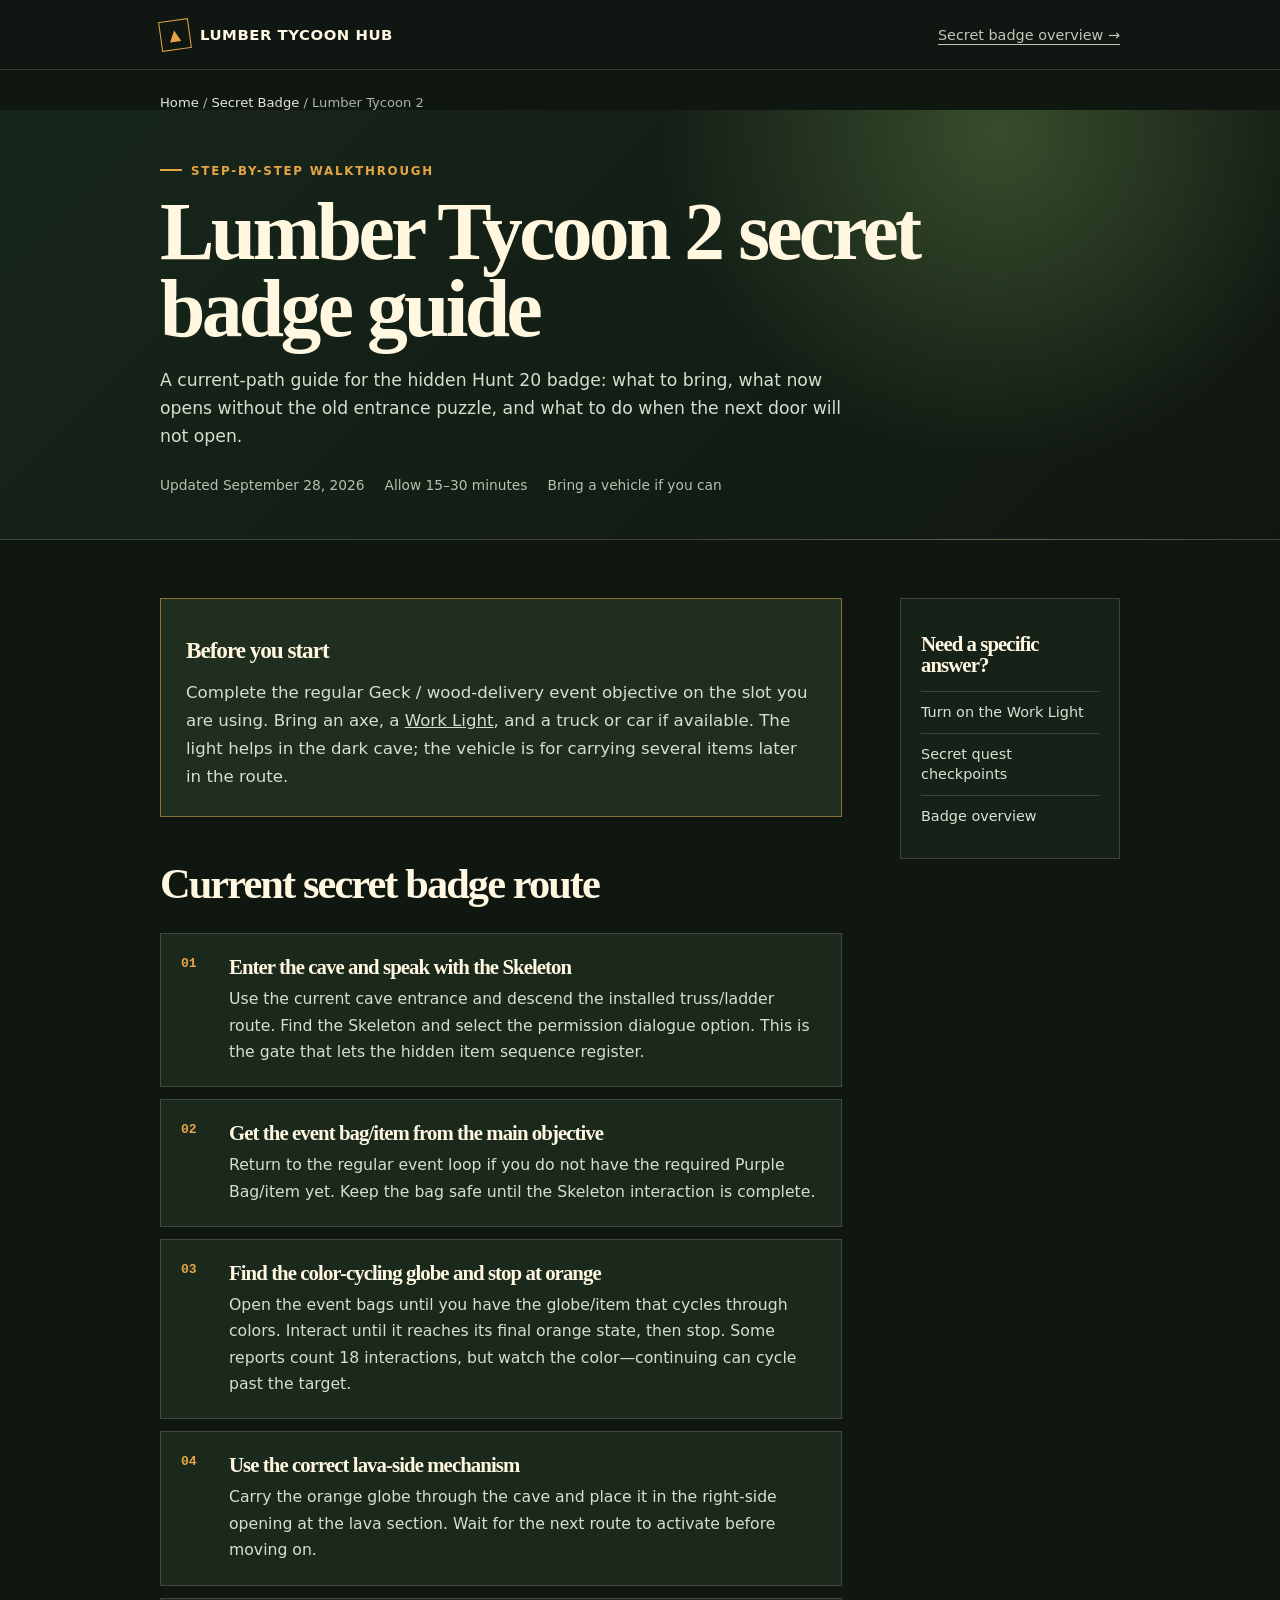
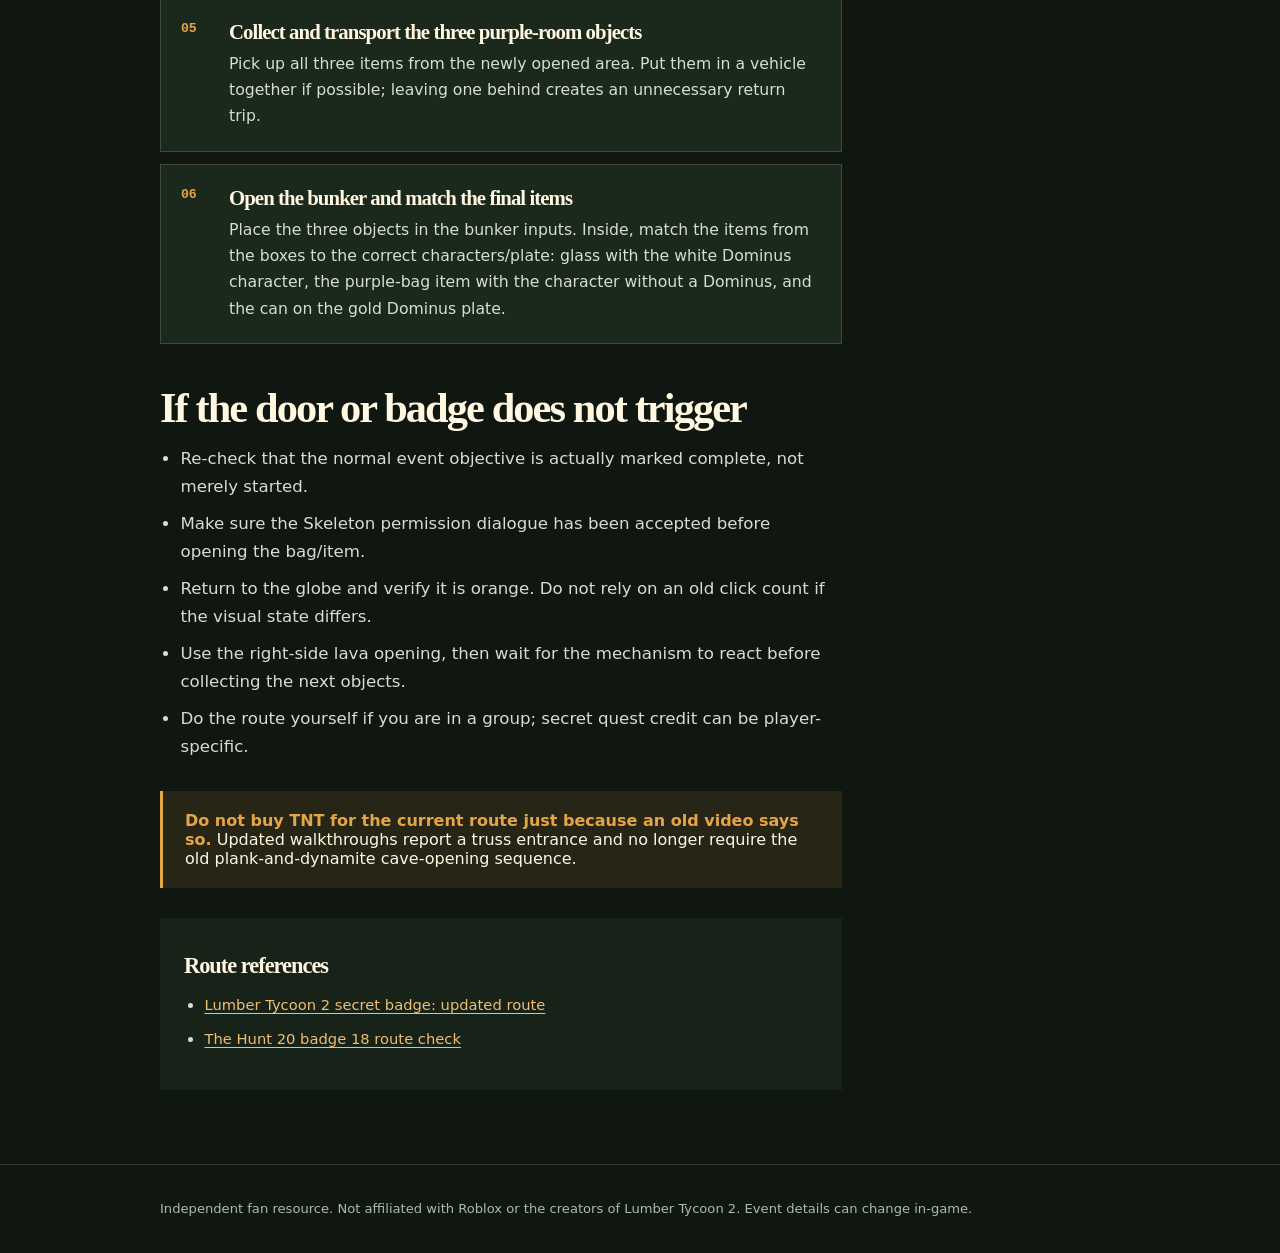
<file: lumber-tycoon-2-secret-badge.html>
<!doctype html><html lang="en"><head><meta charset="utf-8"><meta name="viewport" content="width=device-width,initial-scale=1"><meta name="description" content="How to get the Lumber Tycoon 2 secret badge in The Hunt: Roblox 20. Current cave, Skeleton, orange globe, purple room, and bunker route."><link rel="canonical" href="https://www.sawmillscout.com/lumber-tycoon-2-secret-badge"><link rel="icon" href="/favicon.svg"><link rel="stylesheet" href="/guides.css"><title>Lumber Tycoon 2 Secret Badge — Current Hunt 20 Guide</title></head><body><header class="site-header"><nav class="wrap nav"><a class="brand" href="/"><span class="mark">▲</span>LUMBER TYCOON HUB</a><a class="home" href="/lumber-tycoon-secret-badge/">Secret badge overview →</a></nav></header><main><div class="wrap crumb"><a href="/">Home</a> / <a href="/lumber-tycoon-secret-badge/">Secret Badge</a> / Lumber Tycoon 2</div><section class="hero"><div class="wrap"><div class="kicker">Step-by-step walkthrough</div><h1>Lumber Tycoon 2 secret badge guide</h1><p class="dek">A current-path guide for the hidden Hunt 20 badge: what to bring, what now opens without the old entrance puzzle, and what to do when the next door will not open.</p><div class="meta"><span>Updated September 28, 2026</span><span>Allow 15–30 minutes</span><span>Bring a vehicle if you can</span></div></div></section><article class="wrap article"><div><section class="quick"><h2>Before you start</h2><p>Complete the regular Geck / wood-delivery event objective on the slot you are using. Bring an axe, a <a href="/how-to-turn-on-work-light-in-lumber-tycoon-2/">Work Light</a>, and a truck or car if available. The light helps in the dark cave; the vehicle is for carrying several items later in the route.</p></section><h2>Current secret badge route</h2><div class="steps"><div class="step"><h3>Enter the cave and speak with the Skeleton</h3><p>Use the current cave entrance and descend the installed truss/ladder route. Find the Skeleton and select the permission dialogue option. This is the gate that lets the hidden item sequence register.</p></div><div class="step"><h3>Get the event bag/item from the main objective</h3><p>Return to the regular event loop if you do not have the required Purple Bag/item yet. Keep the bag safe until the Skeleton interaction is complete.</p></div><div class="step"><h3>Find the color-cycling globe and stop at orange</h3><p>Open the event bags until you have the globe/item that cycles through colors. Interact until it reaches its final orange state, then stop. Some reports count 18 interactions, but watch the color—continuing can cycle past the target.</p></div><div class="step"><h3>Use the correct lava-side mechanism</h3><p>Carry the orange globe through the cave and place it in the right-side opening at the lava section. Wait for the next route to activate before moving on.</p></div><div class="step"><h3>Collect and transport the three purple-room objects</h3><p>Pick up all three items from the newly opened area. Put them in a vehicle together if possible; leaving one behind creates an unnecessary return trip.</p></div><div class="step"><h3>Open the bunker and match the final items</h3><p>Place the three objects in the bunker inputs. Inside, match the items from the boxes to the correct characters/plate: glass with the white Dominus character, the purple-bag item with the character without a Dominus, and the can on the gold Dominus plate.</p></div></div><h2>If the door or badge does not trigger</h2><ul><li>Re-check that the normal event objective is actually marked complete, not merely started.</li><li>Make sure the Skeleton permission dialogue has been accepted before opening the bag/item.</li><li>Return to the globe and verify it is orange. Do not rely on an old click count if the visual state differs.</li><li>Use the right-side lava opening, then wait for the mechanism to react before collecting the next objects.</li><li>Do the route yourself if you are in a group; secret quest credit can be player-specific.</li></ul><div class="note"><b>Do not buy TNT for the current route just because an old video says so.</b> Updated walkthroughs report a truss entrance and no longer require the old plank-and-dynamite cave-opening sequence.</div><section class="sources"><h2>Route references</h2><ul><li><a href="https://allthings.how/lumber-tycoon-2-secret-badge-how-to-get-it-in-the-hunt-roblox-20/">Lumber Tycoon 2 secret badge: updated route</a></li><li><a href="https://allthings.how/the-hunt-roblox-20-how-to-get-secret-badges-16-20-final-wave/">The Hunt 20 badge 18 route check</a></li></ul></section></div><aside class="side"><h2>Need a specific answer?</h2><a href="/how-to-turn-on-work-light-in-lumber-tycoon-2/">Turn on the Work Light</a><a href="/lumber-tycoon-2-secret-quest/">Secret quest checkpoints</a><a href="/lumber-tycoon-secret-badge/">Badge overview</a></aside></article></main><footer><div class="wrap">Independent fan resource. Not affiliated with Roblox or the creators of Lumber Tycoon 2. Event details can change in-game.</div></footer></body></html>
</file>
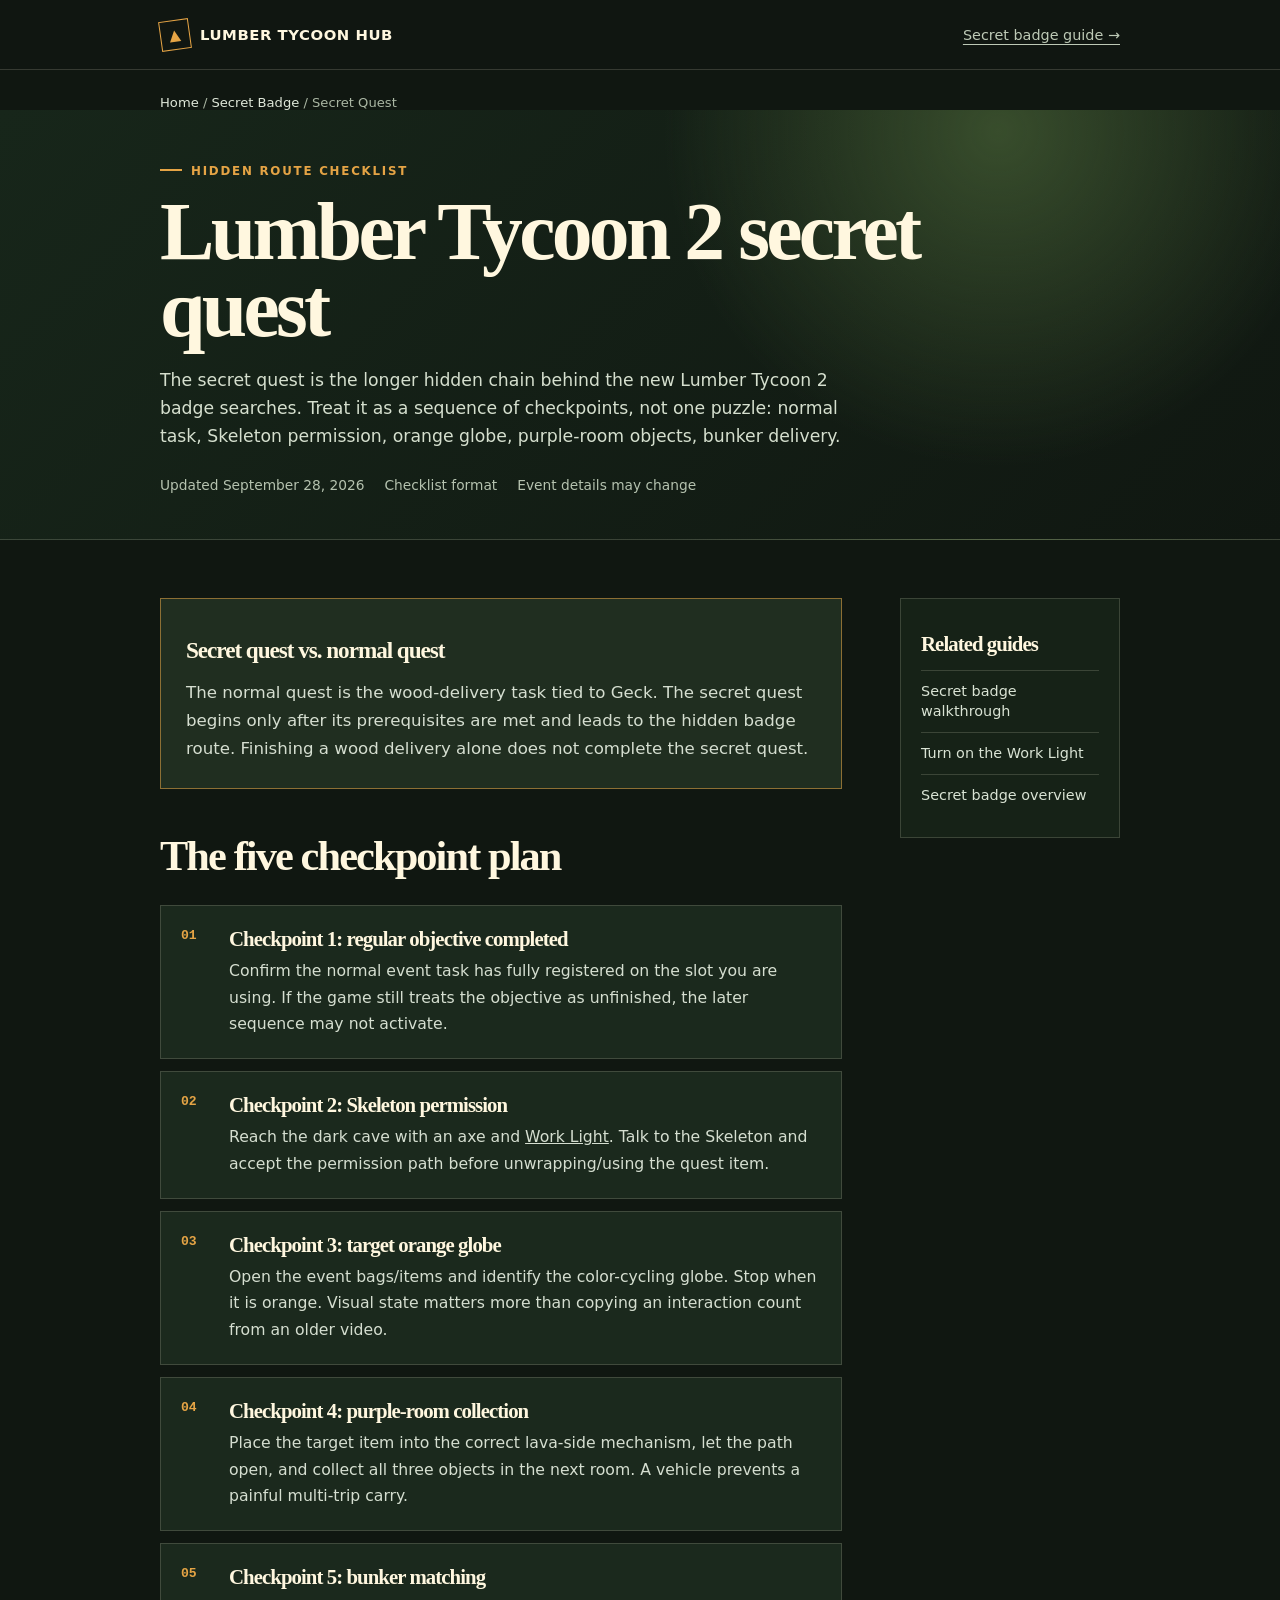
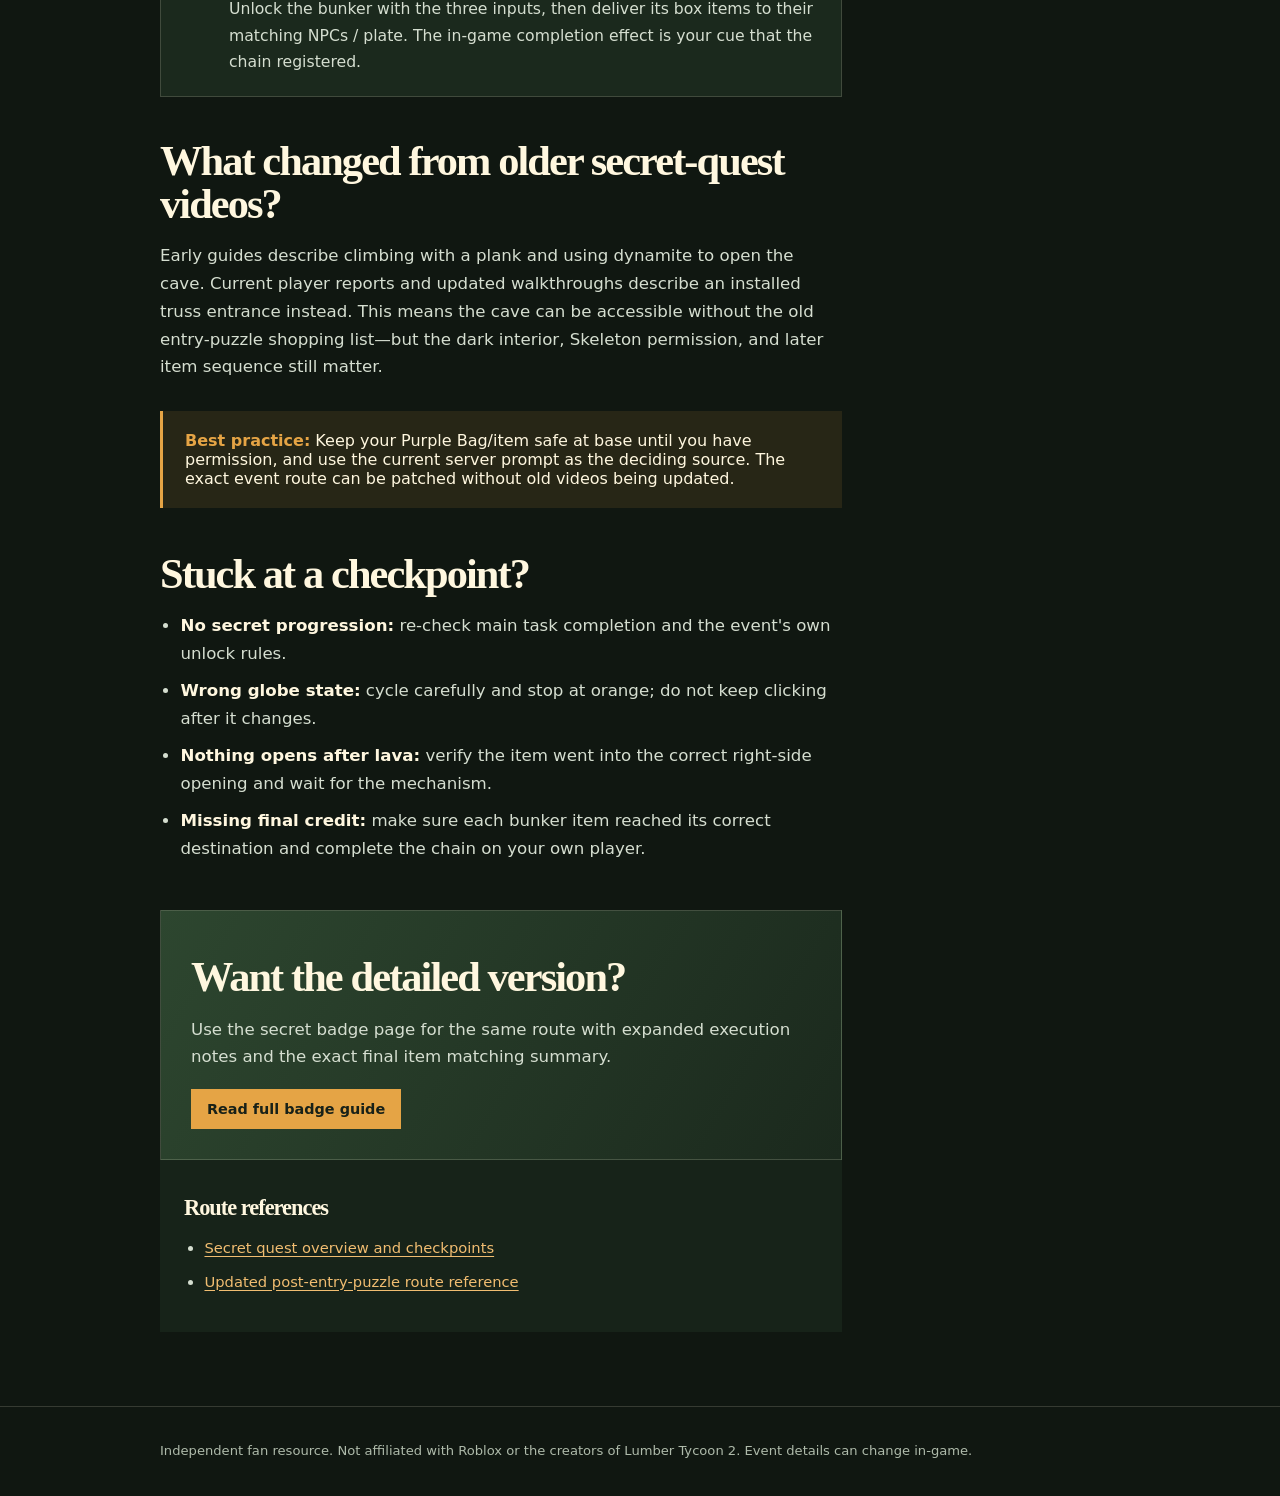
<file: lumber-tycoon-2-secret-quest.html>
<!doctype html><html lang="en"><head><meta charset="utf-8"><meta name="viewport" content="width=device-width,initial-scale=1"><meta name="description" content="Lumber Tycoon 2 secret quest guide for The Hunt: Roblox 20: normal quest prerequisite, Skeleton, orange globe, bunker sequence, and common failures."><link rel="canonical" href="https://www.sawmillscout.com/lumber-tycoon-2-secret-quest"><link rel="icon" href="/favicon.svg"><link rel="stylesheet" href="/guides.css"><title>Lumber Tycoon 2 Secret Quest — Hunt 20 Checklist</title></head><body><header class="site-header"><nav class="wrap nav"><a class="brand" href="/"><span class="mark">▲</span>LUMBER TYCOON HUB</a><a class="home" href="/lumber-tycoon-2-secret-badge/">Secret badge guide →</a></nav></header><main><div class="wrap crumb"><a href="/">Home</a> / <a href="/lumber-tycoon-secret-badge/">Secret Badge</a> / Secret Quest</div><section class="hero"><div class="wrap"><div class="kicker">Hidden route checklist</div><h1>Lumber Tycoon 2 secret quest</h1><p class="dek">The secret quest is the longer hidden chain behind the new Lumber Tycoon 2 badge searches. Treat it as a sequence of checkpoints, not one puzzle: normal task, Skeleton permission, orange globe, purple-room objects, bunker delivery.</p><div class="meta"><span>Updated September 28, 2026</span><span>Checklist format</span><span>Event details may change</span></div></div></section><article class="wrap article"><div><section class="quick"><h2>Secret quest vs. normal quest</h2><p>The normal quest is the wood-delivery task tied to Geck. The secret quest begins only after its prerequisites are met and leads to the hidden badge route. Finishing a wood delivery alone does not complete the secret quest.</p></section><h2>The five checkpoint plan</h2><div class="steps"><div class="step"><h3>Checkpoint 1: regular objective completed</h3><p>Confirm the normal event task has fully registered on the slot you are using. If the game still treats the objective as unfinished, the later sequence may not activate.</p></div><div class="step"><h3>Checkpoint 2: Skeleton permission</h3><p>Reach the dark cave with an axe and <a href="/how-to-turn-on-work-light-in-lumber-tycoon-2/">Work Light</a>. Talk to the Skeleton and accept the permission path before unwrapping/using the quest item.</p></div><div class="step"><h3>Checkpoint 3: target orange globe</h3><p>Open the event bags/items and identify the color-cycling globe. Stop when it is orange. Visual state matters more than copying an interaction count from an older video.</p></div><div class="step"><h3>Checkpoint 4: purple-room collection</h3><p>Place the target item into the correct lava-side mechanism, let the path open, and collect all three objects in the next room. A vehicle prevents a painful multi-trip carry.</p></div><div class="step"><h3>Checkpoint 5: bunker matching</h3><p>Unlock the bunker with the three inputs, then deliver its box items to their matching NPCs / plate. The in-game completion effect is your cue that the chain registered.</p></div></div><h2>What changed from older secret-quest videos?</h2><p>Early guides describe climbing with a plank and using dynamite to open the cave. Current player reports and updated walkthroughs describe an installed truss entrance instead. This means the cave can be accessible without the old entry-puzzle shopping list—but the dark interior, Skeleton permission, and later item sequence still matter.</p><div class="note"><b>Best practice:</b> Keep your Purple Bag/item safe at base until you have permission, and use the current server prompt as the deciding source. The exact event route can be patched without old videos being updated.</div><h2>Stuck at a checkpoint?</h2><ul><li><strong>No secret progression:</strong> re-check main task completion and the event's own unlock rules.</li><li><strong>Wrong globe state:</strong> cycle carefully and stop at orange; do not keep clicking after it changes.</li><li><strong>Nothing opens after lava:</strong> verify the item went into the correct right-side opening and wait for the mechanism.</li><li><strong>Missing final credit:</strong> make sure each bunker item reached its correct destination and complete the chain on your own player.</li></ul><div class="cta"><h2>Want the detailed version?</h2><p>Use the secret badge page for the same route with expanded execution notes and the exact final item matching summary.</p><a class="button" href="/lumber-tycoon-2-secret-badge/">Read full badge guide</a></div><section class="sources"><h2>Route references</h2><ul><li><a href="https://www.theclick.gg/lumber-tycoon-2-secret-quest-in-the-hunt-roblox-20/">Secret quest overview and checkpoints</a></li><li><a href="https://allthings.how/the-hunt-roblox-20-how-to-get-secret-badges-16-20-final-wave/">Updated post-entry-puzzle route reference</a></li></ul></section></div><aside class="side"><h2>Related guides</h2><a href="/lumber-tycoon-2-secret-badge/">Secret badge walkthrough</a><a href="/how-to-turn-on-work-light-in-lumber-tycoon-2/">Turn on the Work Light</a><a href="/lumber-tycoon-secret-badge/">Secret badge overview</a></aside></article></main><footer><div class="wrap">Independent fan resource. Not affiliated with Roblox or the creators of Lumber Tycoon 2. Event details can change in-game.</div></footer></body></html>
</file>
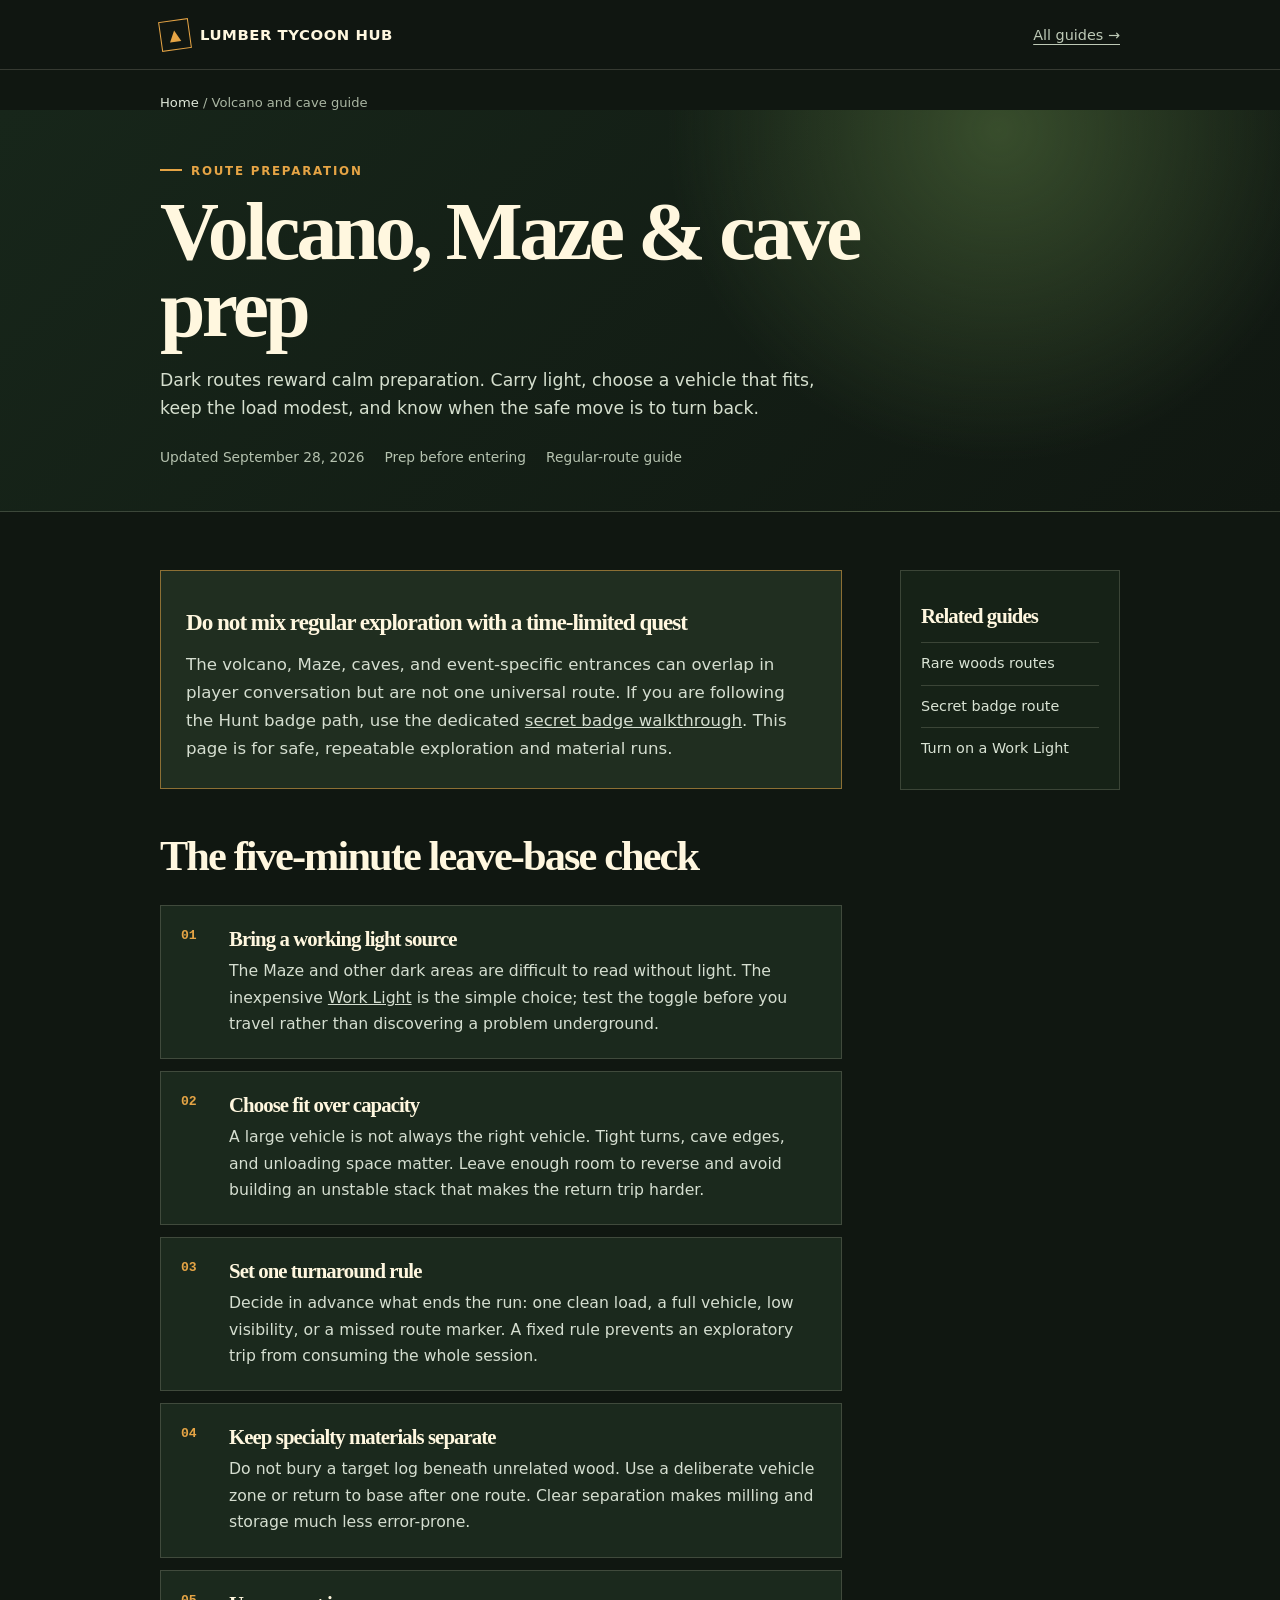
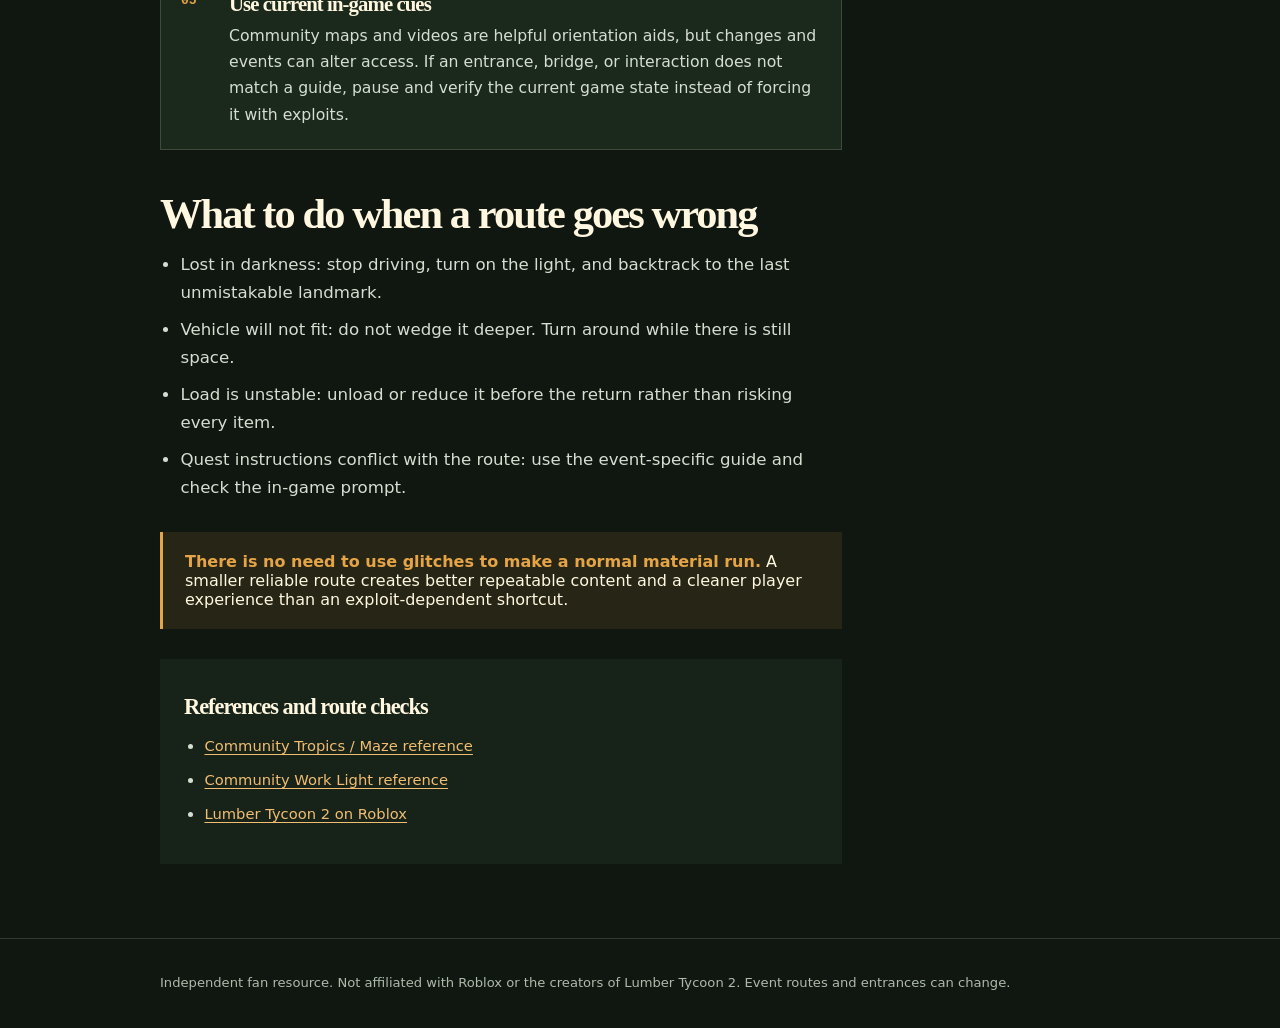
<file: lumber-tycoon-2-volcano-cave-guide.html>
<!doctype html><html lang="en"><head><meta charset="utf-8"><meta name="viewport" content="width=device-width,initial-scale=1"><meta name="description" content="Lumber Tycoon 2 volcano and cave route prep: light, vehicle, load, and turnaround planning for dark or tight runs without confusing regular routes with event quests."><meta name="robots" content="index,follow"><link rel="canonical" href="https://www.sawmillscout.com/lumber-tycoon-2-volcano-cave-guide"><link rel="icon" href="/favicon.svg"><link rel="stylesheet" href="/guides.css"><title>Lumber Tycoon 2 Volcano &amp; Cave Guide — Route Prep</title></head><body><header class="site-header"><nav class="wrap nav"><a class="brand" href="/"><span class="mark">▲</span>LUMBER TYCOON HUB</a><a class="home" href="/">All guides →</a></nav></header><main><div class="wrap crumb"><a href="/">Home</a> / Volcano and cave guide</div><section class="hero"><div class="wrap"><div class="kicker">Route preparation</div><h1>Volcano, Maze &amp; cave prep</h1><p class="dek">Dark routes reward calm preparation. Carry light, choose a vehicle that fits, keep the load modest, and know when the safe move is to turn back.</p><div class="meta"><span>Updated September 28, 2026</span><span>Prep before entering</span><span>Regular-route guide</span></div></div></section><article class="wrap article"><div><section class="quick"><h2>Do not mix regular exploration with a time-limited quest</h2><p>The volcano, Maze, caves, and event-specific entrances can overlap in player conversation but are not one universal route. If you are following the Hunt badge path, use the dedicated <a href="/lumber-tycoon-2-secret-badge/">secret badge walkthrough</a>. This page is for safe, repeatable exploration and material runs.</p></section><h2>The five-minute leave-base check</h2><div class="steps"><div class="step"><h3>Bring a working light source</h3><p>The Maze and other dark areas are difficult to read without light. The inexpensive <a href="/how-to-turn-on-work-light-in-lumber-tycoon-2/">Work Light</a> is the simple choice; test the toggle before you travel rather than discovering a problem underground.</p></div><div class="step"><h3>Choose fit over capacity</h3><p>A large vehicle is not always the right vehicle. Tight turns, cave edges, and unloading space matter. Leave enough room to reverse and avoid building an unstable stack that makes the return trip harder.</p></div><div class="step"><h3>Set one turnaround rule</h3><p>Decide in advance what ends the run: one clean load, a full vehicle, low visibility, or a missed route marker. A fixed rule prevents an exploratory trip from consuming the whole session.</p></div><div class="step"><h3>Keep specialty materials separate</h3><p>Do not bury a target log beneath unrelated wood. Use a deliberate vehicle zone or return to base after one route. Clear separation makes milling and storage much less error-prone.</p></div><div class="step"><h3>Use current in-game cues</h3><p>Community maps and videos are helpful orientation aids, but changes and events can alter access. If an entrance, bridge, or interaction does not match a guide, pause and verify the current game state instead of forcing it with exploits.</p></div></div><h2>What to do when a route goes wrong</h2><ul><li>Lost in darkness: stop driving, turn on the light, and backtrack to the last unmistakable landmark.</li><li>Vehicle will not fit: do not wedge it deeper. Turn around while there is still space.</li><li>Load is unstable: unload or reduce it before the return rather than risking every item.</li><li>Quest instructions conflict with the route: use the event-specific guide and check the in-game prompt.</li></ul><div class="note"><b>There is no need to use glitches to make a normal material run.</b> A smaller reliable route creates better repeatable content and a cleaner player experience than an exploit-dependent shortcut.</div><section class="sources"><h2>References and route checks</h2><ul><li><a href="https://lumber-tycoon-2.fandom.com/wiki/Tropics">Community Tropics / Maze reference</a></li><li><a href="https://lumber-tycoon-2.fandom.com/wiki/Worklight">Community Work Light reference</a></li><li><a href="https://www.roblox.com/games/13822889/">Lumber Tycoon 2 on Roblox</a></li></ul></section></div><aside class="side"><h2>Related guides</h2><a href="/lumber-tycoon-2-rare-woods-guide/">Rare woods routes</a><a href="/lumber-tycoon-2-secret-badge/">Secret badge route</a><a href="/how-to-turn-on-work-light-in-lumber-tycoon-2/">Turn on a Work Light</a></aside></article></main><footer><div class="wrap">Independent fan resource. Not affiliated with Roblox or the creators of Lumber Tycoon 2. Event routes and entrances can change.</div></footer></body></html>
</file>
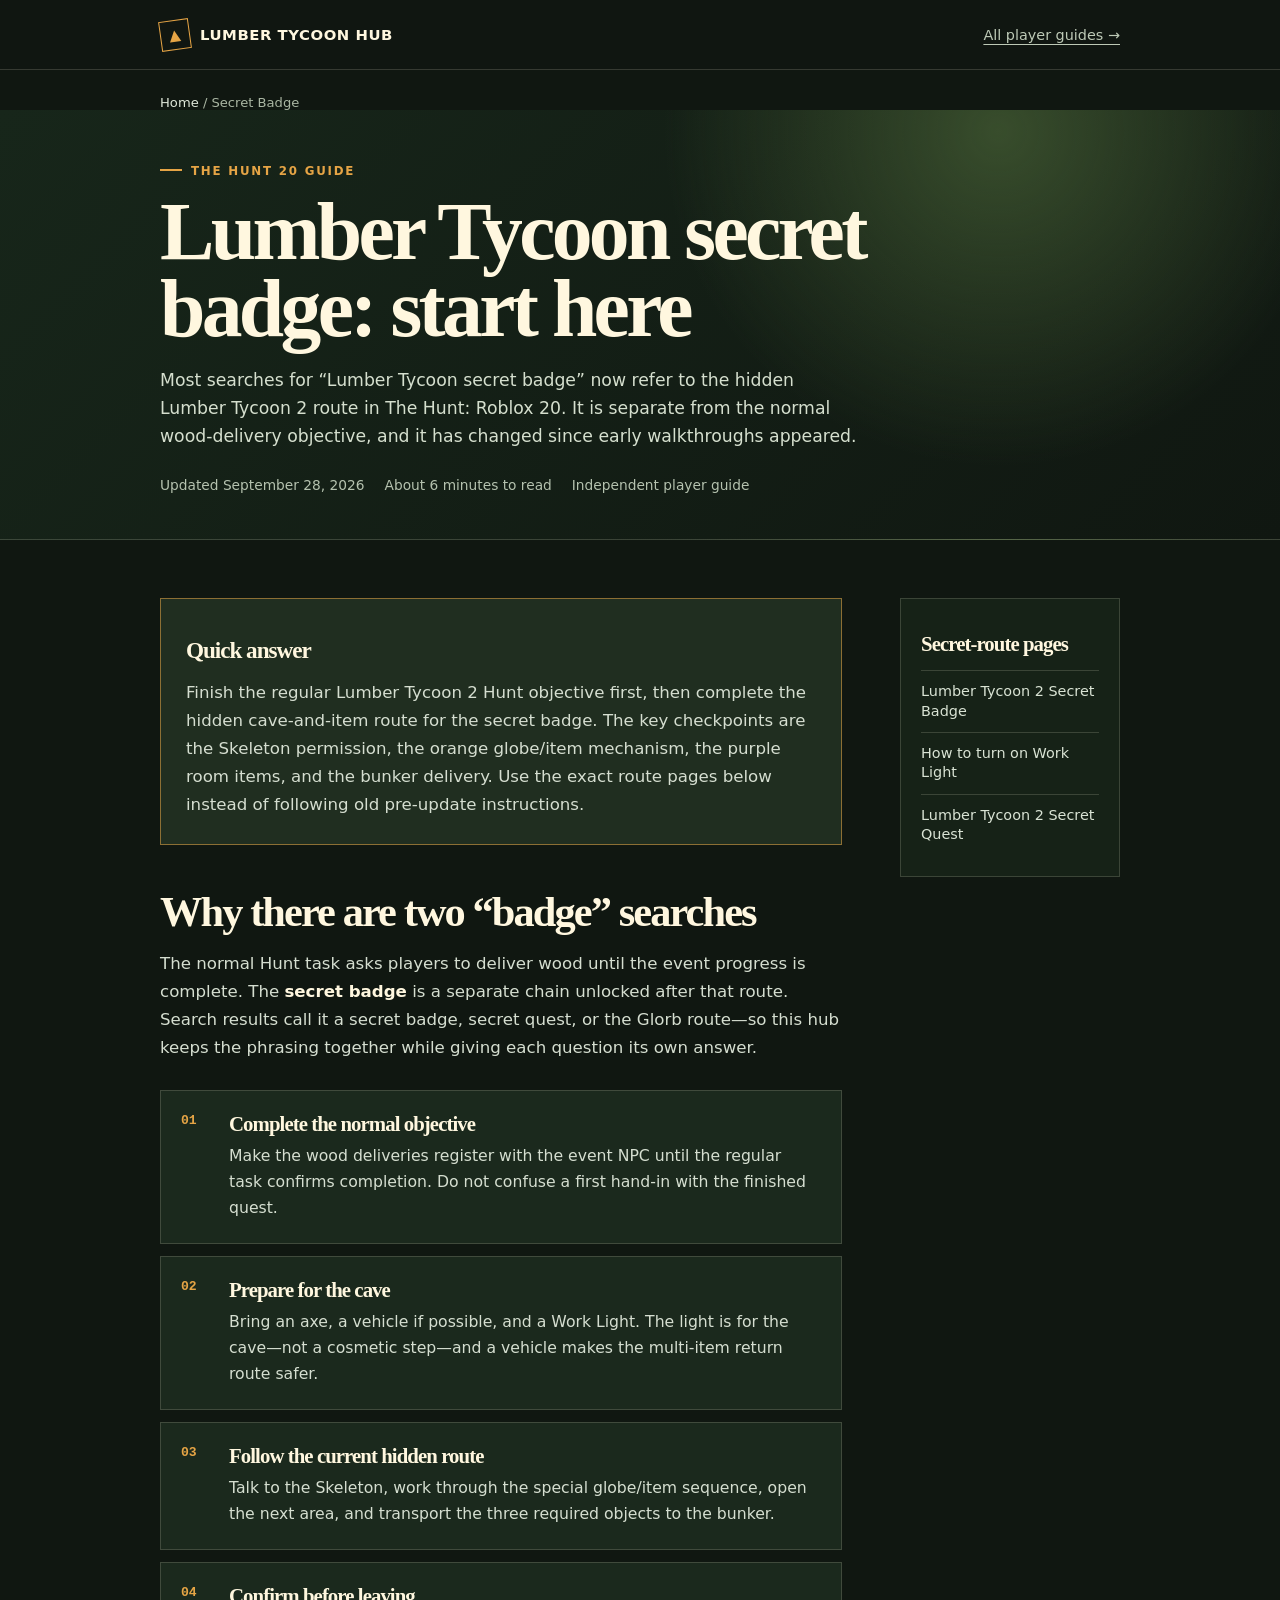
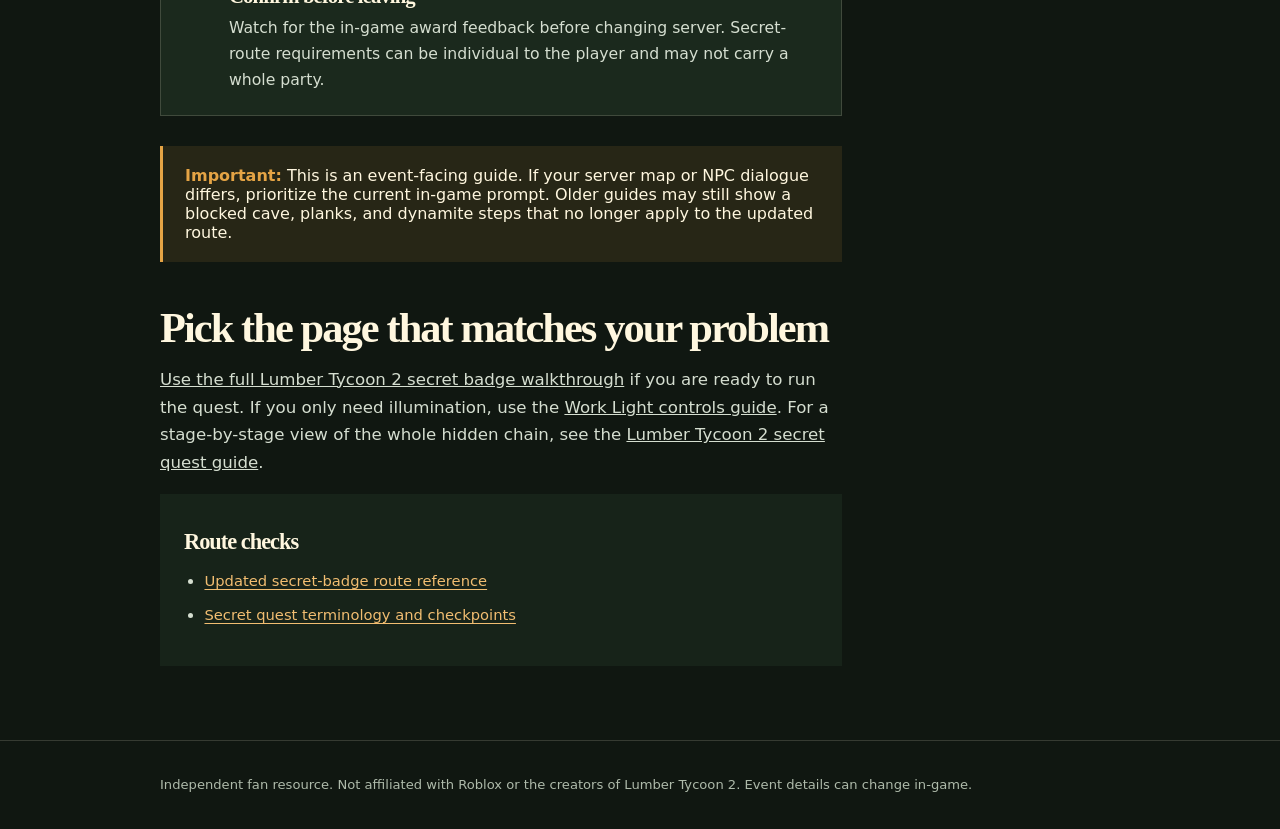
<file: lumber-tycoon-secret-badge.html>
<!doctype html><html lang="en"><head><meta charset="utf-8"><meta name="viewport" content="width=device-width,initial-scale=1"><meta name="description" content="Lumber Tycoon secret badge guide: what players mean by the search, the current Lumber Tycoon 2 Hunt route, and the pages you need for each step."><link rel="canonical" href="https://www.sawmillscout.com/lumber-tycoon-secret-badge"><link rel="icon" href="/favicon.svg"><link rel="stylesheet" href="/guides.css"><title>Lumber Tycoon Secret Badge Guide — Current Route Explained</title></head><body><header class="site-header"><nav class="wrap nav"><a class="brand" href="/"><span class="mark">▲</span>LUMBER TYCOON HUB</a><a class="home" href="/">All player guides →</a></nav></header><main><div class="wrap crumb"><a href="/">Home</a> / Secret Badge</div><section class="hero"><div class="wrap"><div class="kicker">The Hunt 20 guide</div><h1>Lumber Tycoon secret badge: start here</h1><p class="dek">Most searches for “Lumber Tycoon secret badge” now refer to the hidden Lumber Tycoon 2 route in The Hunt: Roblox 20. It is separate from the normal wood-delivery objective, and it has changed since early walkthroughs appeared.</p><div class="meta"><span>Updated September 28, 2026</span><span>About 6 minutes to read</span><span>Independent player guide</span></div></div></section><article class="wrap article"><div><section class="quick"><h2>Quick answer</h2><p>Finish the regular Lumber Tycoon 2 Hunt objective first, then complete the hidden cave-and-item route for the secret badge. The key checkpoints are the Skeleton permission, the orange globe/item mechanism, the purple room items, and the bunker delivery. Use the exact route pages below instead of following old pre-update instructions.</p></section><h2>Why there are two “badge” searches</h2><p>The normal Hunt task asks players to deliver wood until the event progress is complete. The <strong>secret badge</strong> is a separate chain unlocked after that route. Search results call it a secret badge, secret quest, or the Glorb route—so this hub keeps the phrasing together while giving each question its own answer.</p><div class="steps"><div class="step"><h3>Complete the normal objective</h3><p>Make the wood deliveries register with the event NPC until the regular task confirms completion. Do not confuse a first hand-in with the finished quest.</p></div><div class="step"><h3>Prepare for the cave</h3><p>Bring an axe, a vehicle if possible, and a Work Light. The light is for the cave—not a cosmetic step—and a vehicle makes the multi-item return route safer.</p></div><div class="step"><h3>Follow the current hidden route</h3><p>Talk to the Skeleton, work through the special globe/item sequence, open the next area, and transport the three required objects to the bunker.</p></div><div class="step"><h3>Confirm before leaving</h3><p>Watch for the in-game award feedback before changing server. Secret-route requirements can be individual to the player and may not carry a whole party.</p></div></div><div class="note"><b>Important:</b> This is an event-facing guide. If your server map or NPC dialogue differs, prioritize the current in-game prompt. Older guides may still show a blocked cave, planks, and dynamite steps that no longer apply to the updated route.</div><h2>Pick the page that matches your problem</h2><p><a href="/lumber-tycoon-2-secret-badge/">Use the full Lumber Tycoon 2 secret badge walkthrough</a> if you are ready to run the quest. If you only need illumination, use the <a href="/how-to-turn-on-work-light-in-lumber-tycoon-2/">Work Light controls guide</a>. For a stage-by-stage view of the whole hidden chain, see the <a href="/lumber-tycoon-2-secret-quest/">Lumber Tycoon 2 secret quest guide</a>.</p><section class="sources"><h2>Route checks</h2><ul><li><a href="https://allthings.how/lumber-tycoon-2-secret-badge-how-to-get-it-in-the-hunt-roblox-20/">Updated secret-badge route reference</a></li><li><a href="https://www.theclick.gg/lumber-tycoon-2-secret-quest-in-the-hunt-roblox-20/">Secret quest terminology and checkpoints</a></li></ul></section></div><aside class="side"><h2>Secret-route pages</h2><a href="/lumber-tycoon-2-secret-badge/">Lumber Tycoon 2 Secret Badge</a><a href="/how-to-turn-on-work-light-in-lumber-tycoon-2/">How to turn on Work Light</a><a href="/lumber-tycoon-2-secret-quest/">Lumber Tycoon 2 Secret Quest</a></aside></article></main><footer><div class="wrap">Independent fan resource. Not affiliated with Roblox or the creators of Lumber Tycoon 2. Event details can change in-game.</div></footer></body></html>
</file>
<file: guides.css>
:root{--ink:#101711;--panel:#1b291d;--pine:#315037;--amber:#e5a445;--paper:#fff7df;--muted:#bdc9b6;--line:rgba(255,247,223,.16)}*{box-sizing:border-box}html{scroll-behavior:smooth}body{margin:0;background:var(--ink);color:var(--paper);font-family:Inter,ui-sans-serif,system-ui,-apple-system,BlinkMacSystemFont,"Segoe UI",sans-serif}.wrap{width:min(960px,calc(100% - 36px));margin:auto}a{color:inherit}.site-header{border-bottom:1px solid var(--line);background:rgba(16,23,17,.95)}.nav{min-height:69px;display:flex;align-items:center;justify-content:space-between;gap:18px}.brand{display:flex;align-items:center;gap:10px;text-decoration:none;font-size:.93rem;font-weight:900;letter-spacing:.035em}.mark{width:30px;height:30px;display:grid;place-items:center;border:1px solid var(--amber);color:var(--amber);transform:rotate(-8deg)}.home{color:var(--muted);font-size:.9rem;text-underline-offset:4px}.home:hover{color:var(--amber)}.crumb{padding:25px 0 0;color:#aab6a3;font-size:.82rem}.crumb a{color:#dfe7d9;text-decoration:none}.hero{padding:54px 0 46px;border-bottom:1px solid var(--line);background:radial-gradient(circle at 78% 5%,#384d2c 0,transparent 31%),linear-gradient(135deg,#17261a,#101711)}.kicker{margin-bottom:16px;color:var(--amber);font-size:.74rem;font-weight:900;letter-spacing:.15em;text-transform:uppercase}.kicker:before{content:"";display:inline-block;width:22px;height:2px;margin:0 9px 4px 0;background:currentColor}h1,h2,h3{font-family:Georgia,"Times New Roman",serif;letter-spacing:-.045em}h1{max-width:770px;margin:0 0 20px;font-size:clamp(2.65rem,7vw,5.1rem);line-height:.94}h2{margin:0 0 15px;font-size:clamp(1.75rem,4vw,2.65rem);line-height:1}.dek{max-width:700px;margin:0;color:#d5dfce;font-size:1.08rem;line-height:1.62}.meta{display:flex;gap:20px;flex-wrap:wrap;margin-top:26px;color:#b5c2af;font-size:.86rem}.article{display:grid;grid-template-columns:minmax(0,1fr) 220px;gap:58px;padding:58px 0 74px}.article p,.article li{color:#d5ded0;font-size:1.04rem;line-height:1.68}.article strong{color:var(--paper)}.article h2{padding-top:15px}.article h3{margin:29px 0 8px;font-size:1.42rem}.article ul,.article ol{padding-left:1.28rem}.article li+li{margin-top:9px}.quick{margin:0 0 31px;padding:25px;border:1px solid rgba(229,164,69,.55);background:#202e20}.quick h2{font-size:1.45rem}.quick p{margin-bottom:0}.steps{counter-reset:steps;display:grid;gap:12px;margin:28px 0}.step{position:relative;padding:21px 23px 21px 68px;border:1px solid var(--line);background:var(--panel)}.step:before{counter-increment:steps;content:counter(steps,decimal-leading-zero);position:absolute;left:20px;top:22px;color:var(--amber);font:900 .82rem ui-monospace,SFMono-Regular,Menlo,monospace}.step h3{margin:0 0 7px;font-size:1.3rem}.step p{margin:0;font-size:.98rem}.note{margin:30px 0;padding:20px 22px;border-left:3px solid var(--amber);background:rgba(229,164,69,.11)}.note b{color:var(--amber)}.side{align-self:start;position:sticky;top:20px;padding:20px;border:1px solid var(--line);background:#162217}.side h2{font-size:1.3rem}.side a{display:block;padding:11px 0;border-top:1px solid var(--line);color:#d9e3d4;font-size:.9rem;line-height:1.35;text-decoration:none}.side a:hover{color:var(--amber)}.faq{border-top:1px solid var(--line)}details{padding:17px 0;border-bottom:1px solid var(--line)}summary{position:relative;padding-right:25px;cursor:pointer;font-weight:850;line-height:1.4}summary:after{content:"+";position:absolute;right:1px;color:var(--amber);font-size:1.35rem}details[open] summary:after{content:"–"}details p{margin:13px 0 0;font-size:.97rem}.sources{padding:22px 24px;background:#172319}.sources h2{font-size:1.4rem}.sources li{font-size:.92rem}.sources a{color:#f1bd71;text-underline-offset:3px}.cta{padding:30px;margin-top:48px;border:1px solid var(--line);background:linear-gradient(120deg,#2d462f,#1b291d)}.cta h2{margin-bottom:10px}.cta p{margin-bottom:18px}.button{display:inline-block;padding:12px 16px;background:var(--amber);color:#182118;font-size:.9rem;font-weight:900;text-decoration:none}footer{padding:34px 0;border-top:1px solid var(--line);color:#aebaaa;font-size:.82rem;line-height:1.55}@media(max-width:760px){.article{grid-template-columns:1fr;gap:30px;padding-top:38px}.side{position:static;order:-1}.side h2{margin-bottom:10px}.hero{padding:39px 0 37px}.crumb{padding-top:17px}.nav{min-height:61px}h1{font-size:clamp(2.5rem,12vw,3.8rem)}}
</file>
